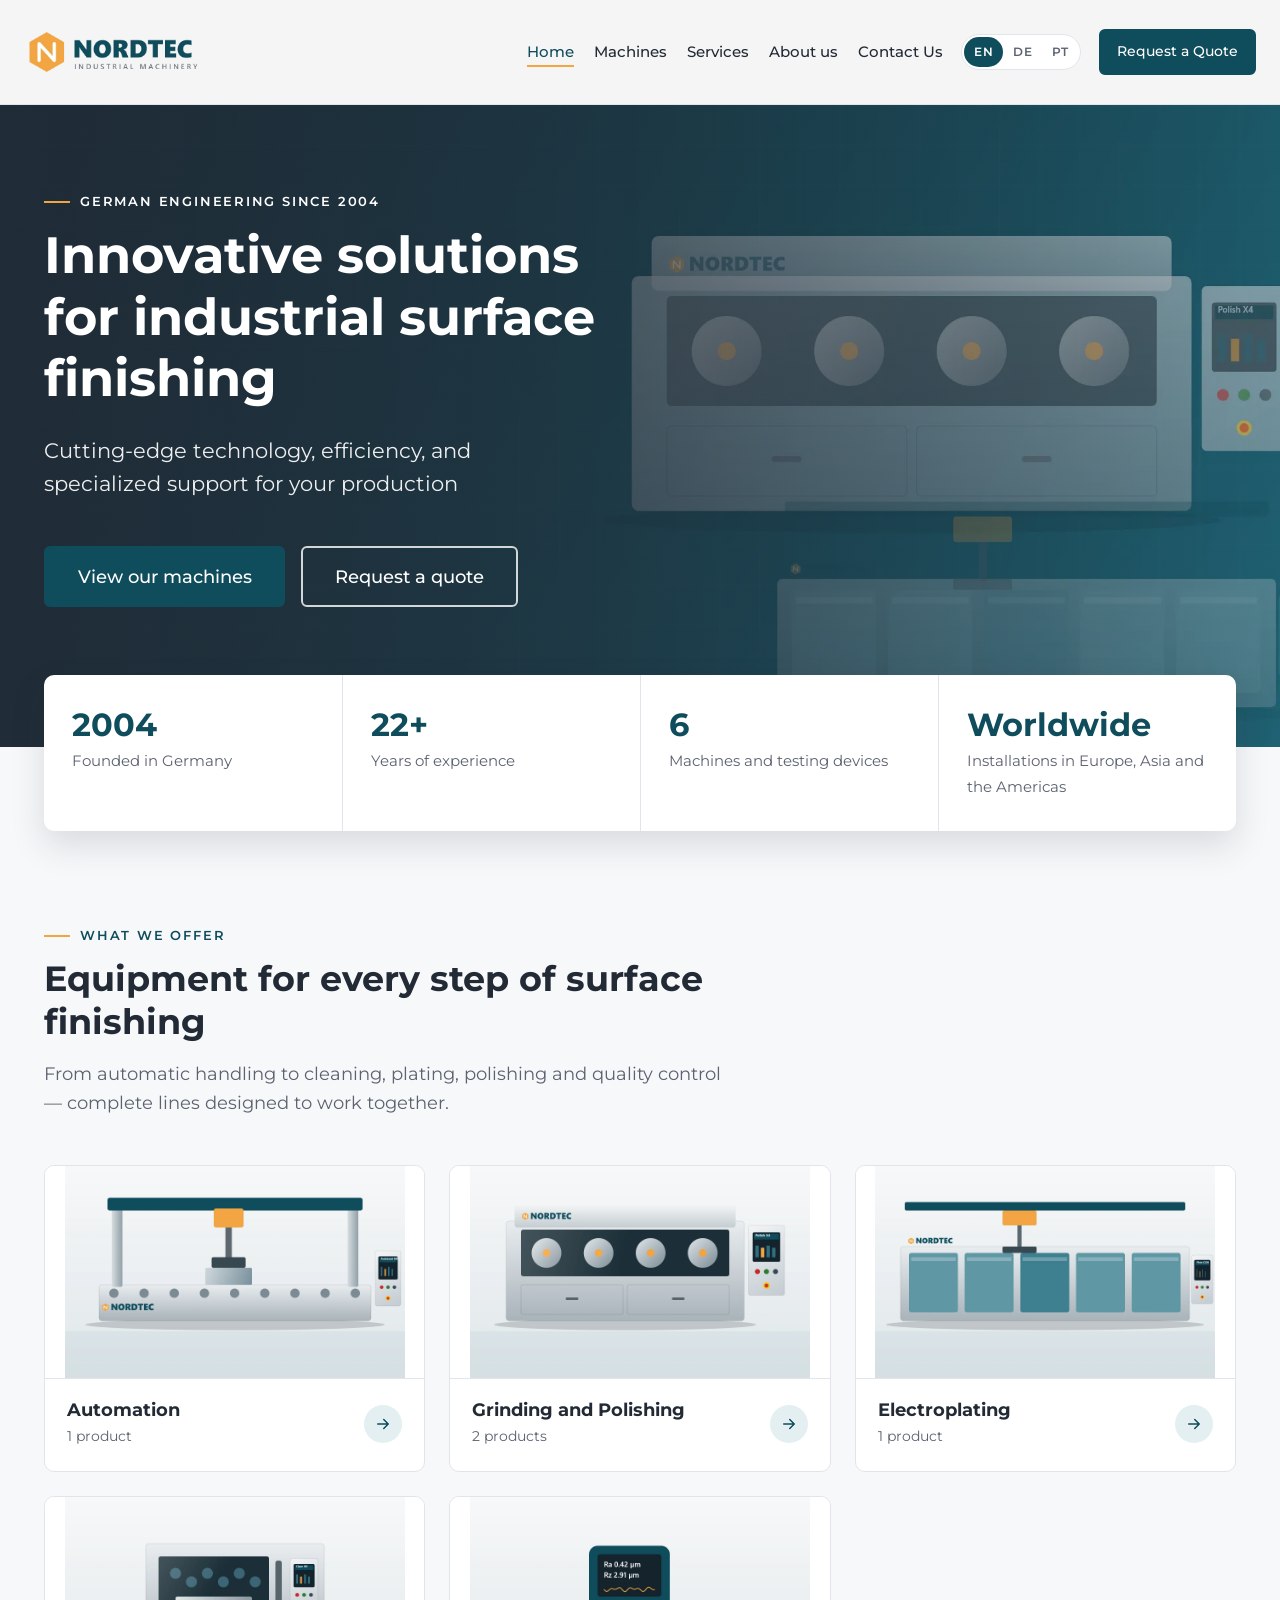
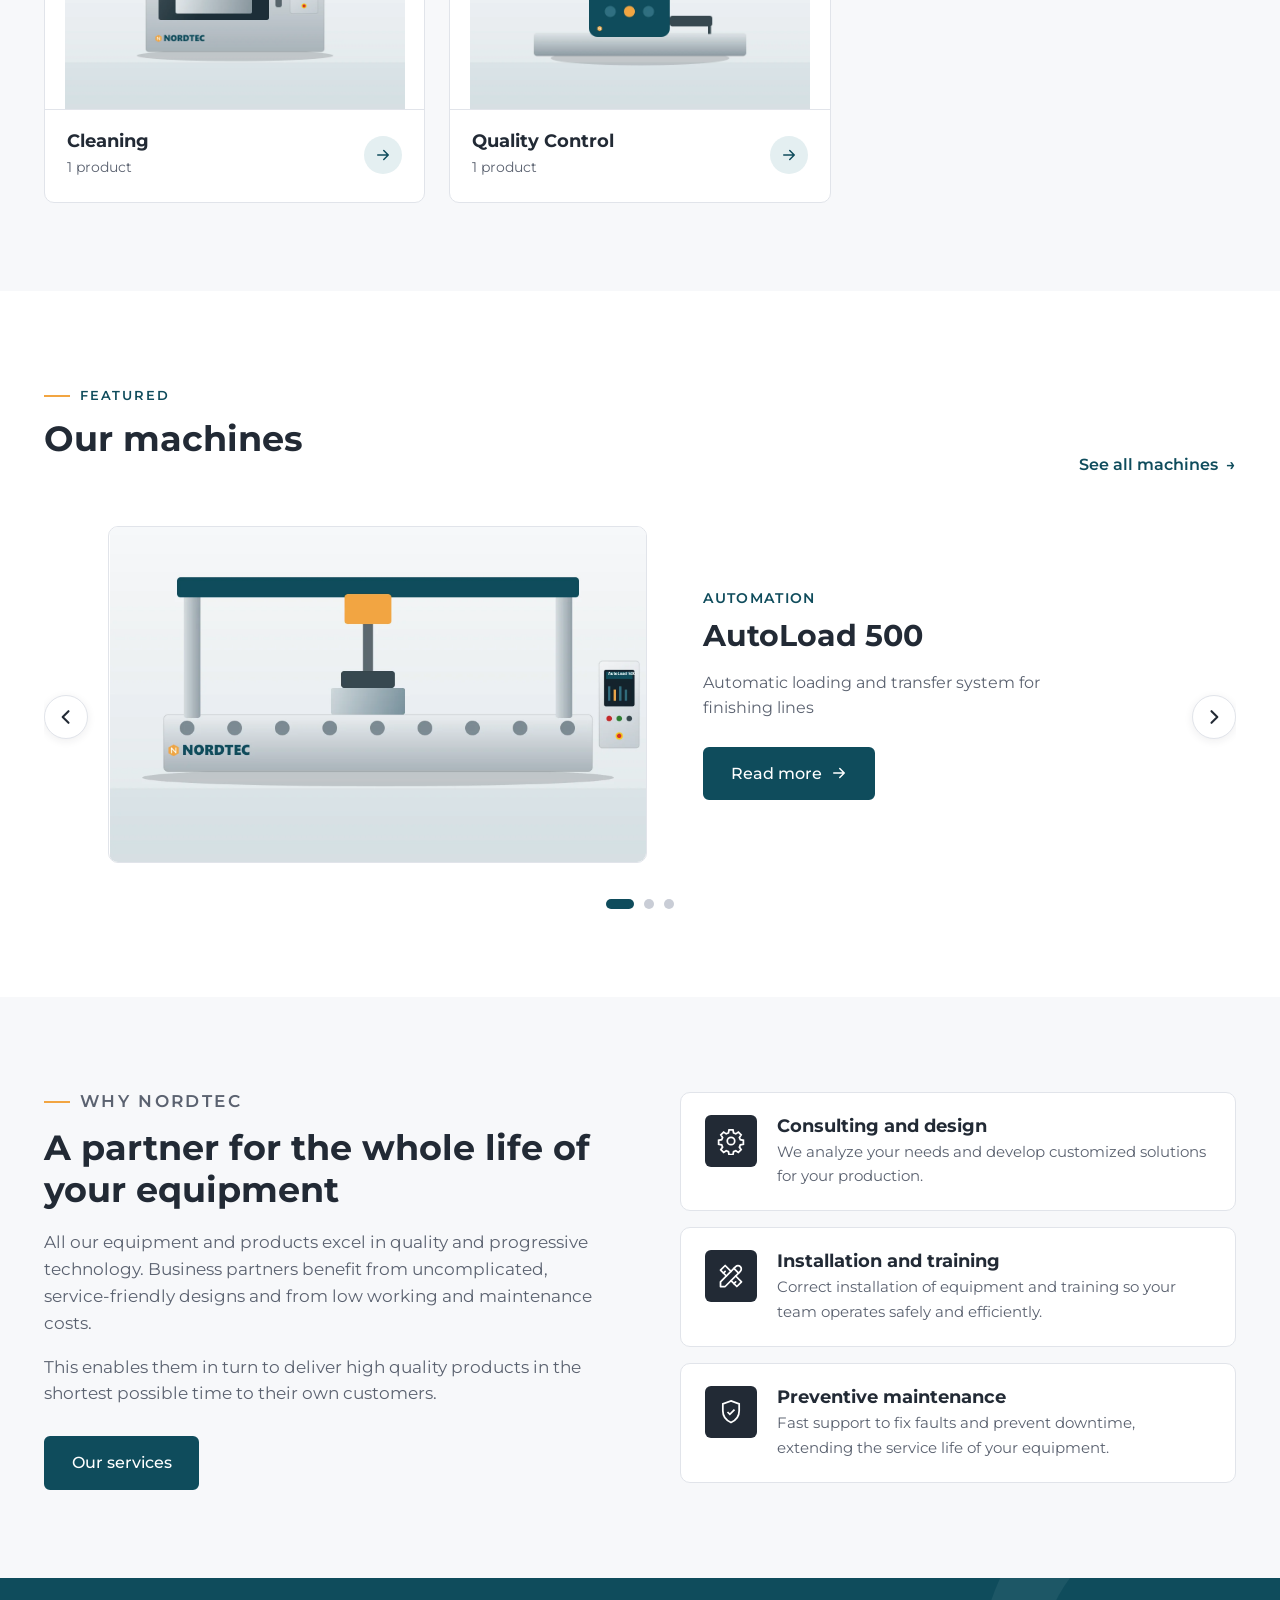
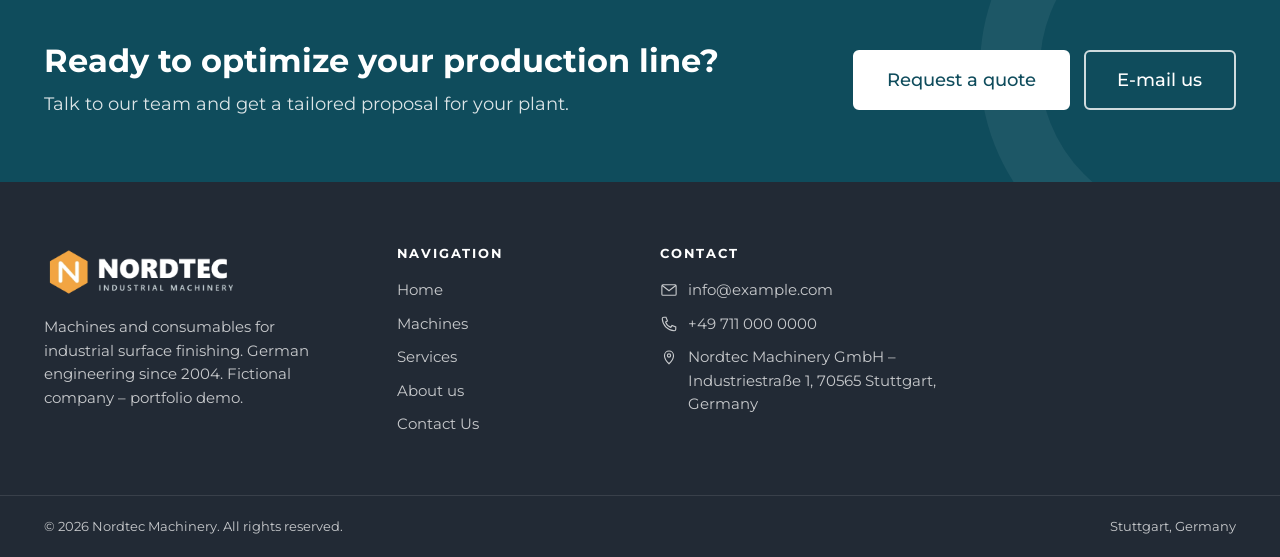
<file: index.html>
<!DOCTYPE html>
<html lang="en">
<head>
  <meta charset="UTF-8">
  <meta name="viewport" content="width=device-width, initial-scale=1">
  <title>Nordtec | Industrial surface finishing machines</title>
  <meta name="description" content="Nordtec Machinery designs machines for industrial surface finishing. Fictional company – portfolio demo.">
  <link rel="icon" href="img/favicon-32.png" sizes="32x32">
  <link rel="icon" href="img/favicon.png" sizes="192x192">
  <link rel="apple-touch-icon" href="img/favicon.png">
  <link rel="preconnect" href="https://fonts.googleapis.com">
  <link rel="preconnect" href="https://fonts.gstatic.com" crossorigin>
  <link href="https://fonts.googleapis.com/css2?family=Montserrat:wght@400;500;600;700&display=swap" rel="stylesheet">
  <link rel="stylesheet" href="css/style.css?v=2">
</head>
<body data-page="home" data-title-key="page.home">
  <div id="site-header"></div>

  <main>
    <section class="hero">
      <div class="container">
        <p class="eyebrow eyebrow--light" data-i18n="home.eyebrow">German engineering since 2004</p>
        <h1 data-i18n="home.title">Innovative solutions for industrial surface finishing</h1>
        <p class="hero__lead" data-i18n="home.lead">Cutting-edge technology, efficiency, and specialized support for your production</p>
        <div class="hero__actions">
          <a class="btn btn--lg" href="machines" data-i18n="home.viewMachines">View our machines</a>
          <a class="btn btn--lg btn--ghost" href="contact?subject=quote" data-i18n="home.quote">Request a quote</a>
        </div>
      </div>
    </section>

    <!-- Números da empresa (sobrepõe a parte de baixo do banner) -->
    <section class="stats" aria-label="Nordtec in numbers" data-i18n-attr="aria-label:stats.aria">
      <div class="container">
        <ul class="stats__grid">
          <li><strong>2004</strong><span data-i18n="stats.founded">Founded in Germany</span></li>
          <li><strong data-years>20+</strong><span data-i18n="stats.years">Years of experience</span></li>
          <li><strong data-machine-count>6</strong><span data-i18n="stats.machines">Machines and testing devices</span></li>
          <li><strong data-i18n="stats.worldwide">Worldwide</strong><span data-i18n="stats.worldwideText">Installations in Europe, Asia and the Americas</span></li>
        </ul>
      </div>
    </section>

    <section class="section">
      <div class="container">
        <div class="section-head">
          <p class="eyebrow" data-i18n="offer.eyebrow">What we offer</p>
          <h2 class="section-title" data-i18n="offer.title">Equipment for every step of surface finishing</h2>
          <p class="section-lead" data-i18n="offer.lead">From automatic handling to cleaning, plating, polishing and quality control — complete lines designed to work together.</p>
        </div>
        <div class="cat-grid" id="category-grid"></div>
      </div>
    </section>

    <section class="section section--white">
      <div class="container">
        <div class="section-head section-head--row">
          <div>
            <p class="eyebrow" data-i18n="featured.eyebrow">Featured</p>
            <h2 class="section-title" data-i18n="featured.title">Our machines</h2>
          </div>
          <a class="link-arrow" href="machines" data-i18n="featured.seeAll">See all machines</a>
        </div>
        <div class="carousel" id="carousel" aria-label="Featured machines" data-i18n-attr="aria-label:carousel.aria"></div>
      </div>
    </section>

    <section class="section">
      <div class="container split">
        <div>
          <p class="eyebrow" data-i18n="why.eyebrow">Why Nordtec</p>
          <h2 class="section-title" data-i18n="why.title">A partner for the whole life of your equipment</h2>
          <p data-i18n="why.p1">All our equipment and products excel in quality and progressive technology. Business partners benefit from uncomplicated, service-friendly designs and from low working and maintenance costs.</p>
          <p data-i18n="why.p2">This enables them in turn to deliver high quality products in the shortest possible time to their own customers.</p>
          <a class="btn" href="services" data-i18n="why.services">Our services</a>
        </div>
        <ul class="feature-list">
          <li>
            <span class="feature-list__icon"><svg viewBox="0 0 24 24" fill="none" stroke="currentColor" stroke-width="1.5"><circle cx="12" cy="12" r="3.2"/><path d="M10.3 2.5h3.4l.5 2.6 1.9.8 2.2-1.5 2.4 2.4-1.5 2.2.8 1.9 2.6.5v3.4l-2.6.5-.8 1.9 1.5 2.2-2.4 2.4-2.2-1.5-1.9.8-.5 2.6h-3.4l-.5-2.6-1.9-.8-2.2 1.5-2.4-2.4 1.5-2.2-.8-1.9-2.6-.5v-3.4l2.6-.5.8-1.9-1.5-2.2 2.4-2.4 2.2 1.5 1.9-.8Z"/></svg></span>
            <div><h3 data-i18n="svc.consulting.title">Consulting and design</h3><p data-i18n="svc.consulting.text">We analyze your needs and develop customized solutions for your production.</p></div>
          </li>
          <li>
            <span class="feature-list__icon"><svg viewBox="0 0 24 24" fill="none" stroke="currentColor" stroke-width="1.5" stroke-linecap="round" stroke-linejoin="round"><path d="M3 21h4L20 8a1.5 1.5 0 0 0-4-4L3 17v4"/><path d="m14.5 5.5 4 4"/><path d="M12 8 7 3 3 7l5 5"/><path d="M7 8 5.5 9.5"/><path d="m16 12 5 5-4 4-5-5"/><path d="M16 17l-1.5 1.5"/></svg></span>
            <div><h3 data-i18n="svc.install.title">Installation and training</h3><p data-i18n="svc.install.short">Correct installation of equipment and training so your team operates safely and efficiently.</p></div>
          </li>
          <li>
            <span class="feature-list__icon"><svg viewBox="0 0 24 24" fill="none" stroke="currentColor" stroke-width="1.5"><path d="M12 2.5 19 5v6c0 4.5-3 8.3-7 10-4-1.7-7-5.5-7-10V5Z"/><path d="m9 12 2 2 4-4"/></svg></span>
            <div><h3 data-i18n="svc.maint.shortTitle">Preventive maintenance</h3><p data-i18n="svc.maint.short">Fast support to fix faults and prevent downtime, extending the service life of your equipment.</p></div>
          </li>
        </ul>
      </div>
    </section>

    <div id="cta-band"></div>
  </main>

  <div id="site-footer"></div>
  <script src="js/i18n.js?v=2"></script>
  <script src="js/main.js?v=2"></script>
</body>
</html>
</file>
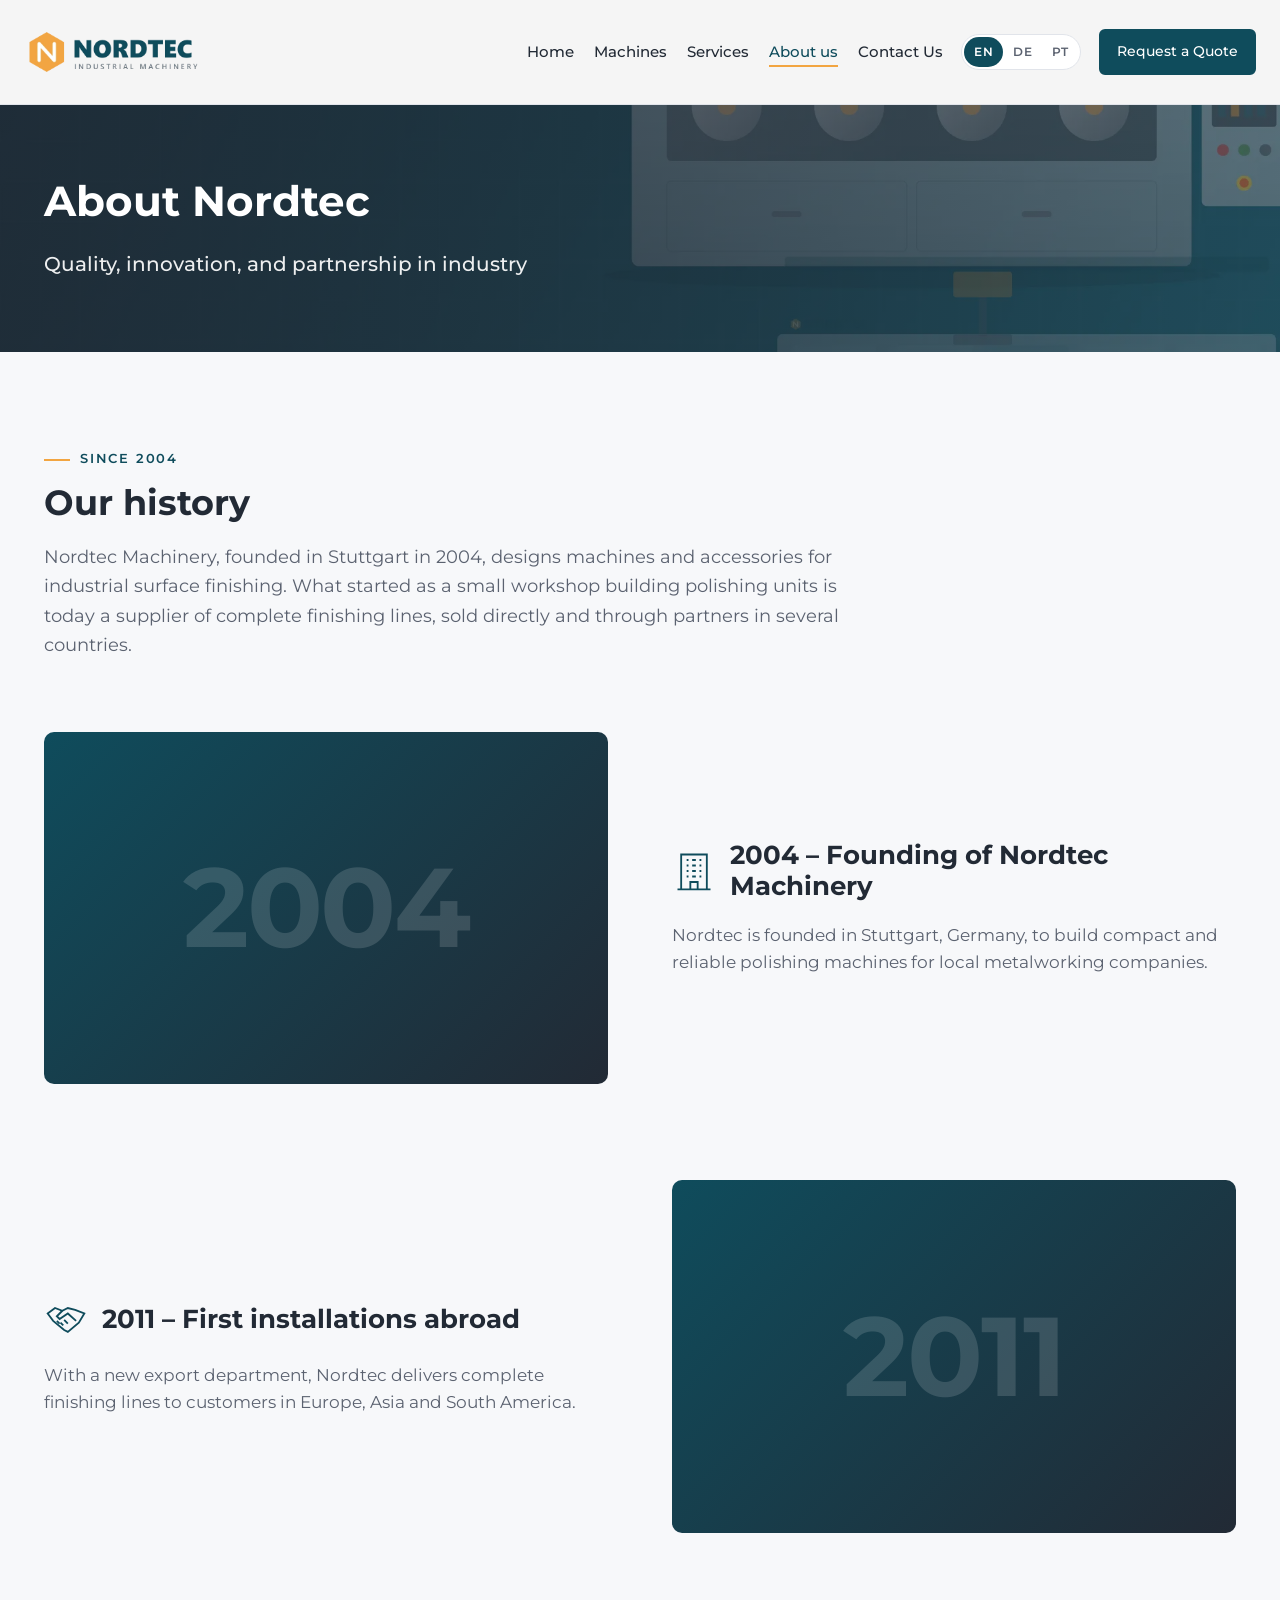
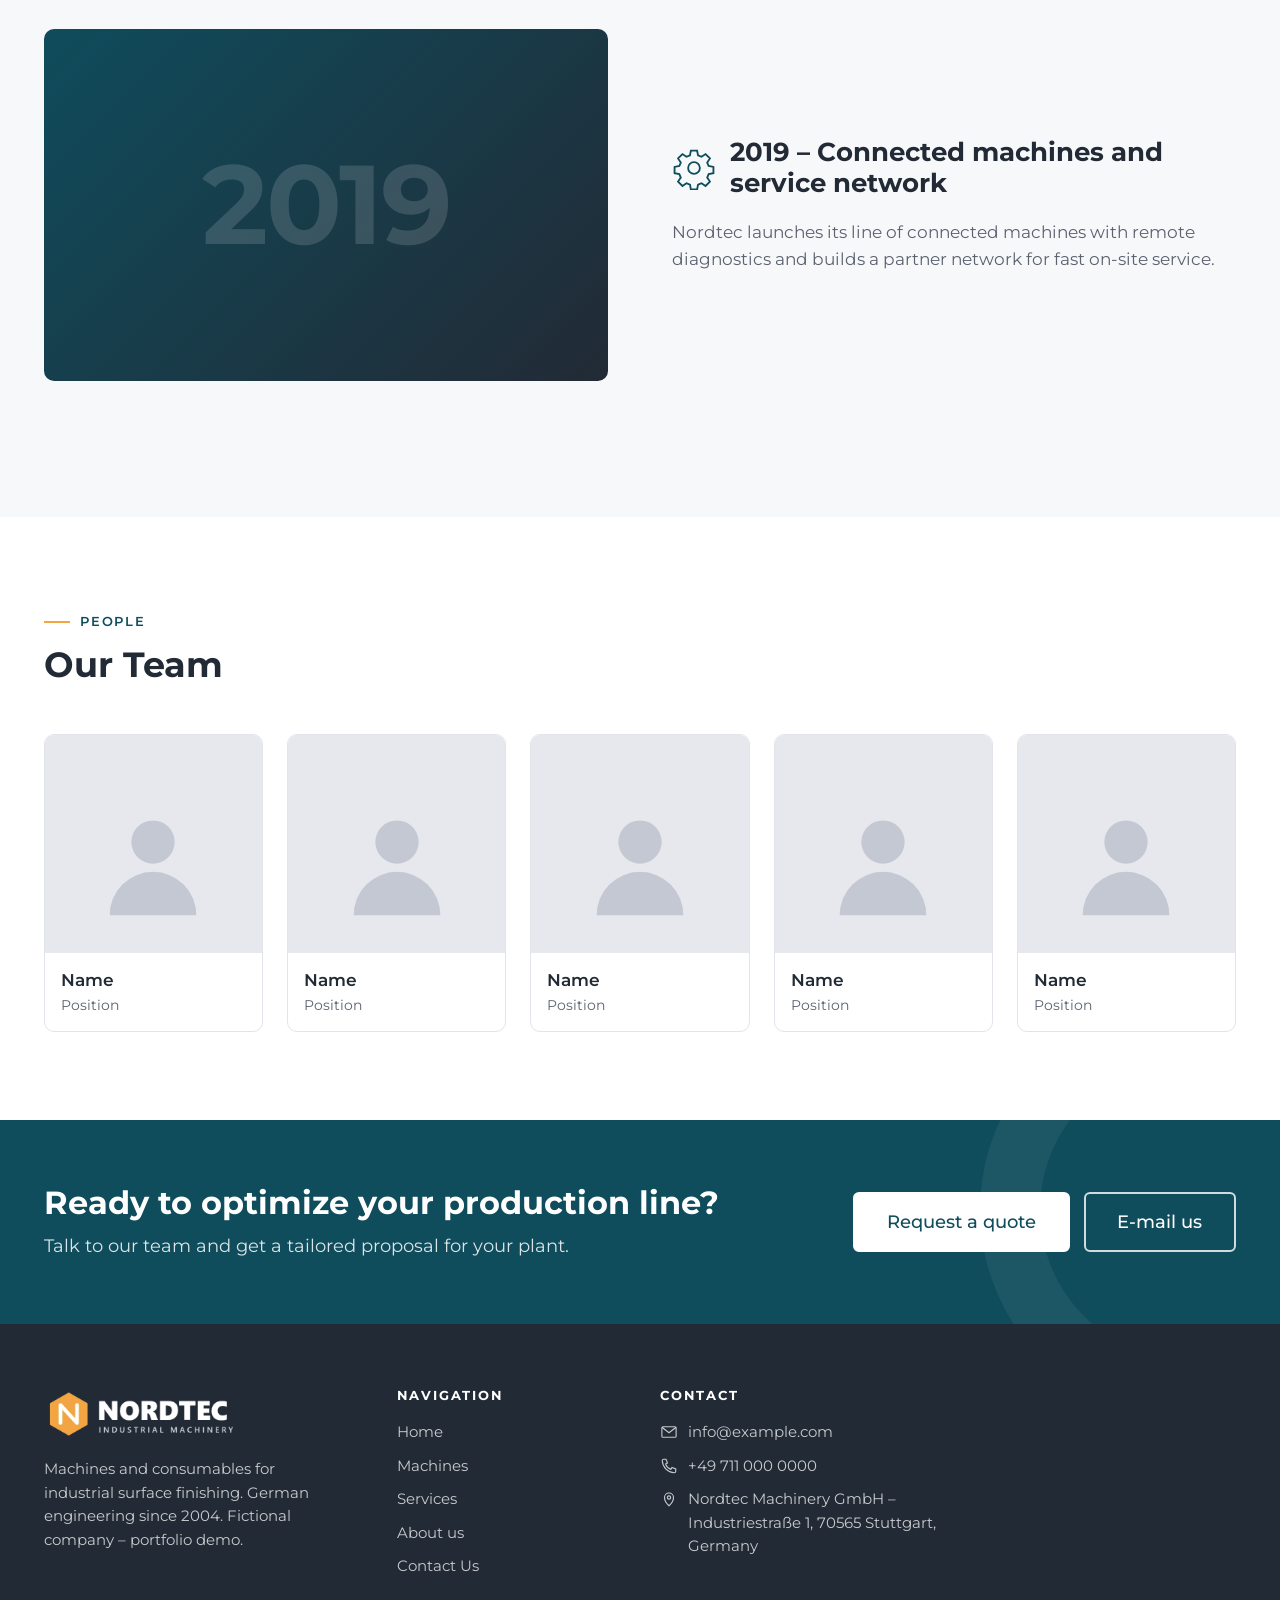
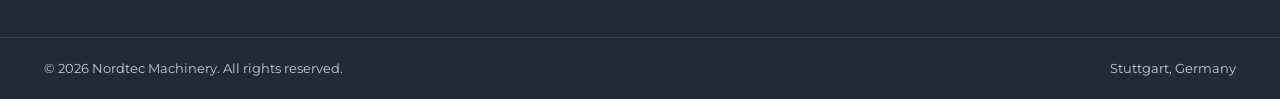
<file: about.html>
<!DOCTYPE html>
<html lang="en">
<head>
  <meta charset="UTF-8">
  <meta name="viewport" content="width=device-width, initial-scale=1">
  <title>About us | Nordtec</title>
  <meta name="description" content="Nordtec Machinery, founded in Stuttgart in 2004: quality, innovation and partnership in industry.">
  <link rel="icon" href="img/favicon-32.png" sizes="32x32">
  <link rel="icon" href="img/favicon.png" sizes="192x192">
  <link rel="apple-touch-icon" href="img/favicon.png">
  <link rel="preconnect" href="https://fonts.googleapis.com">
  <link rel="preconnect" href="https://fonts.gstatic.com" crossorigin>
  <link href="https://fonts.googleapis.com/css2?family=Montserrat:wght@400;500;600;700&display=swap" rel="stylesheet">
  <link rel="stylesheet" href="css/style.css?v=2">
</head>
<body data-page="about" data-title-key="page.about">
  <div id="site-header"></div>

  <main>
    <section class="page-hero">
      <div class="container">
        <h1 data-i18n="about.title">About Nordtec</h1>
        <p data-i18n="about.lead">Quality, innovation, and partnership in industry</p>
      </div>
    </section>

    <section class="section">
      <div class="container">
        <div class="history-intro">
          <p class="eyebrow" data-i18n="about.eyebrow">Since 2004</p>
          <h2 class="section-title" data-i18n="about.history">Our history</h2>
          <p data-i18n="about.intro">Nordtec Machinery, founded in Stuttgart in 2004, designs machines and accessories for industrial surface finishing. What started as a small workshop building polishing units is today a supplier of complete finishing lines, sold directly and through partners in several countries.</p>
        </div>

        <div class="timeline">
          <article class="timeline-item">
            <div class="timeline-item__media" data-year="2004"><!-- para usar foto: <img src="img/..." alt="..."> --></div>
            <div>
              <h3><svg viewBox="0 0 24 24" fill="none" stroke="currentColor" stroke-width="1"><path d="M5 22V3h14v19M3 22h18M10 22v-4h4v4"/><path d="M8 6h1M11 6h2M15 6h1M8 9h1M11 9h2M15 9h1M8 12h1M11 12h2M15 12h1M8 15h1M11 15h2M15 15h1"/></svg><span data-i18n="about.t1.title">2004 – Founding of Nordtec Machinery</span></h3>
              <p data-i18n="about.t1.text">Nordtec is founded in Stuttgart, Germany, to build compact and reliable polishing machines for local metalworking companies.</p>
            </div>
          </article>
          <article class="timeline-item">
            <div class="timeline-item__media" data-year="2011"><!-- para usar foto: <img src="img/..." alt="..."> --></div>
            <div>
              <h3><svg viewBox="0 0 24 24" fill="none" stroke="currentColor" stroke-width="1"><path d="m2 9 4-3 4 1.5L13 6l4 1 5 2-3 5-6 5-2-1-6-5Z"/><path d="m10 7.5-3 3 1.5 1.5L13 9l4.5 4M9 14l1.5 1.5M11 12.5l2 2M7 13l1.5 1.5"/></svg><span data-i18n="about.t2.title">2011 – First installations abroad</span></h3>
              <p data-i18n="about.t2.text">With a new export department, Nordtec delivers complete finishing lines to customers in Europe, Asia and South America.</p>
            </div>
          </article>
          <article class="timeline-item">
            <div class="timeline-item__media" data-year="2019"><!-- para usar foto: <img src="img/..." alt="..."> --></div>
            <div>
              <h3><svg viewBox="0 0 24 24" fill="none" stroke="currentColor" stroke-width="1"><circle cx="12" cy="12" r="3.2"/><path d="M10.3 2.5h3.4l.5 2.6 1.9.8 2.2-1.5 2.4 2.4-1.5 2.2.8 1.9 2.6.5v3.4l-2.6.5-.8 1.9 1.5 2.2-2.4 2.4-2.2-1.5-1.9.8-.5 2.6h-3.4l-.5-2.6-1.9-.8-2.2 1.5-2.4-2.4 1.5-2.2-.8-1.9-2.6-.5v-3.4l2.6-.5.8-1.9-1.5-2.2 2.4-2.4 2.2 1.5 1.9-.8Z"/></svg><span data-i18n="about.t3.title">2019 – Connected machines and service network</span></h3>
              <p data-i18n="about.t3.text">Nordtec launches its line of connected machines with remote diagnostics and builds a partner network for fast on-site service.</p>
            </div>
          </article>
        </div>
      </div>
    </section>

    <section class="section section--white team">
      <div class="container">
        <div class="section-head"><p class="eyebrow" data-i18n="about.people">People</p><h2 class="section-title" data-i18n="about.team">Our Team</h2></div>
        <!-- Cada card: trocar o <div class="team-card__photo"> por <img class="team-card__photo" src="..." alt="..."> -->
        <div class="team-grid">
          <article class="team-card">
            <div class="team-card__photo"></div>
            <div class="team-card__info">
              <div><div class="team-card__name" data-i18n="about.name">Name</div><div class="team-card__role" data-i18n="about.position">Position</div></div>
            </div>
          </article>
          <article class="team-card">
            <div class="team-card__photo"></div>
            <div class="team-card__info">
              <div><div class="team-card__name" data-i18n="about.name">Name</div><div class="team-card__role" data-i18n="about.position">Position</div></div>
            </div>
          </article>
          <article class="team-card">
            <div class="team-card__photo"></div>
            <div class="team-card__info">
              <div><div class="team-card__name" data-i18n="about.name">Name</div><div class="team-card__role" data-i18n="about.position">Position</div></div>
            </div>
          </article>
          <article class="team-card">
            <div class="team-card__photo"></div>
            <div class="team-card__info">
              <div><div class="team-card__name" data-i18n="about.name">Name</div><div class="team-card__role" data-i18n="about.position">Position</div></div>
            </div>
          </article>
          <article class="team-card">
            <div class="team-card__photo"></div>
            <div class="team-card__info">
              <div><div class="team-card__name" data-i18n="about.name">Name</div><div class="team-card__role" data-i18n="about.position">Position</div></div>
            </div>
          </article>
        </div>
      </div>
    </section>
    <div id="cta-band"></div>
  </main>

  <div id="site-footer"></div>
  <script src="js/i18n.js?v=2"></script>
  <script src="js/main.js?v=2"></script>
</body>
</html>
</file>
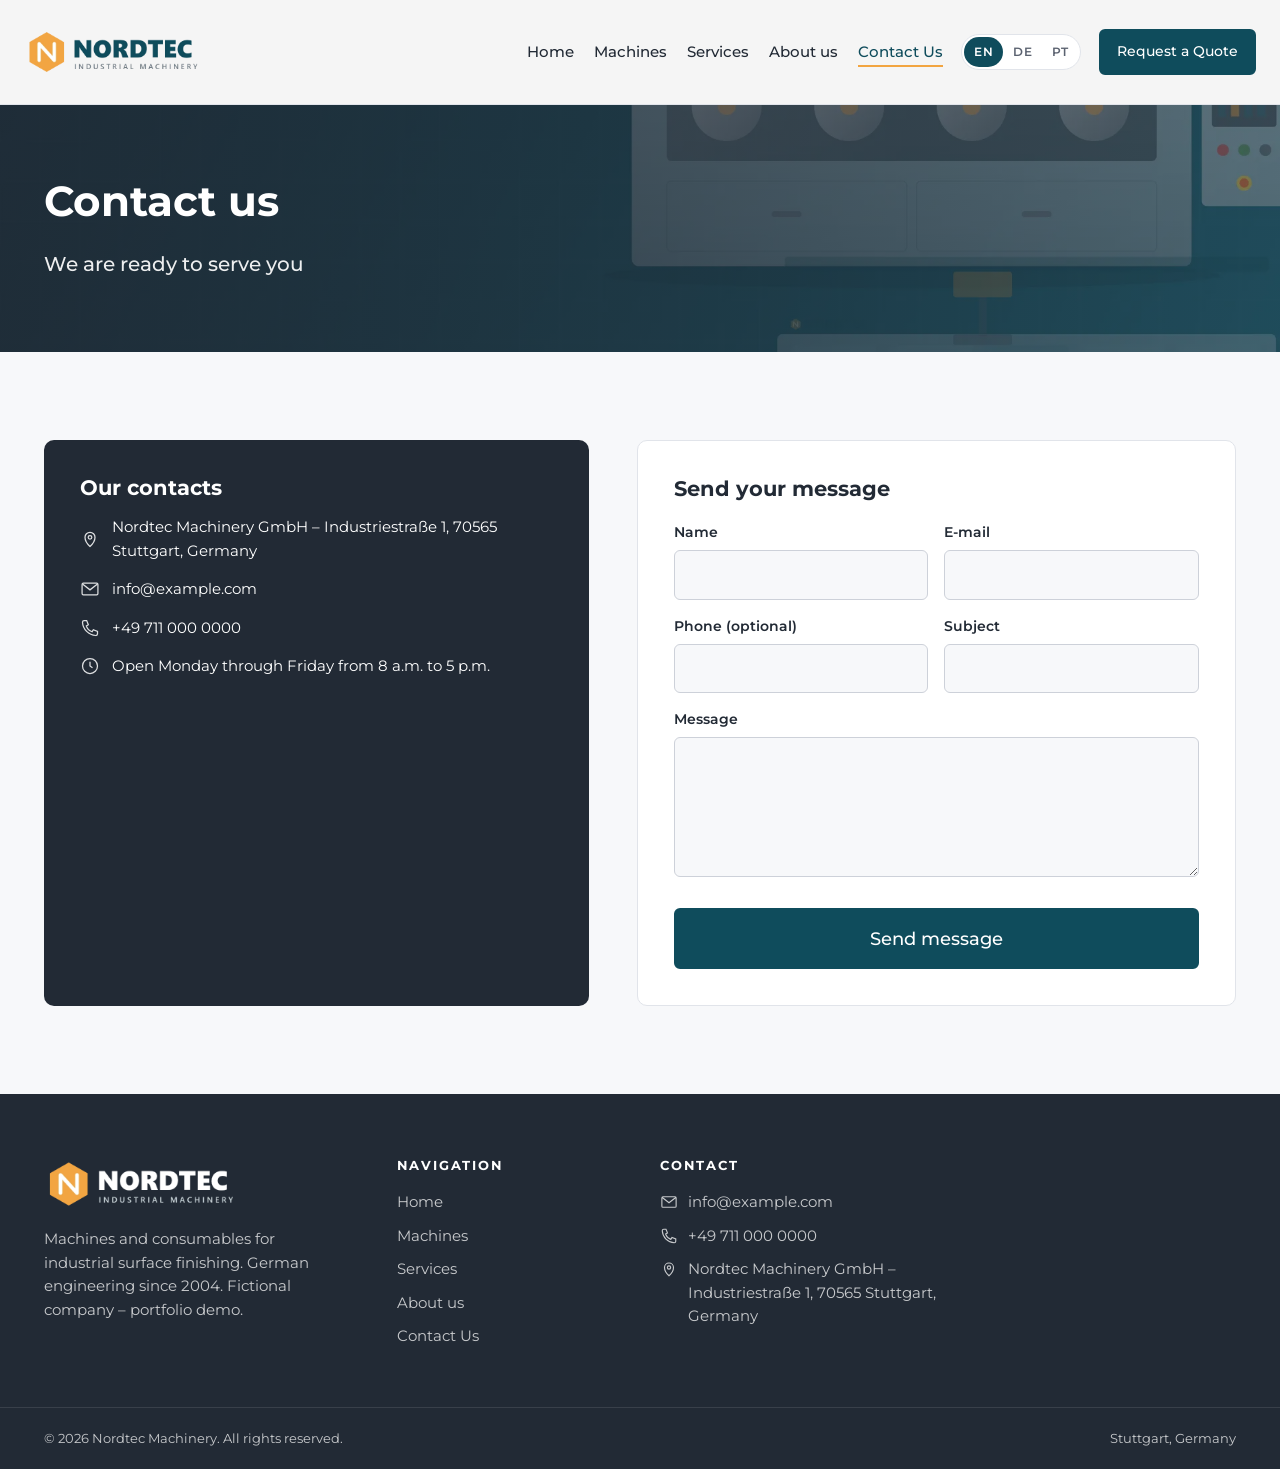
<file: contact.html>
<!DOCTYPE html>
<html lang="en">
<head>
  <meta charset="UTF-8">
  <meta name="viewport" content="width=device-width, initial-scale=1">
  <title>Contact us | Nordtec</title>
  <meta name="description" content="Contact Nordtec Machinery in Stuttgart, Germany.">
  <link rel="icon" href="img/favicon-32.png" sizes="32x32">
  <link rel="icon" href="img/favicon.png" sizes="192x192">
  <link rel="apple-touch-icon" href="img/favicon.png">
  <link rel="preconnect" href="https://fonts.googleapis.com">
  <link rel="preconnect" href="https://fonts.gstatic.com" crossorigin>
  <link href="https://fonts.googleapis.com/css2?family=Montserrat:wght@400;500;600;700&display=swap" rel="stylesheet">
  <link rel="stylesheet" href="css/style.css?v=2">
</head>
<body data-page="contact" data-title-key="page.contact">
  <div id="site-header"></div>

  <main>
    <section class="page-hero">
      <div class="container">
        <h1 data-i18n="contact.title">Contact us</h1>
        <p data-i18n="contact.lead">We are ready to serve you</p>
      </div>
    </section>

    <section class="section">
      <div class="container contact-grid">
        <div class="contact-box">
          <h2 data-i18n="contact.ours">Our contacts</h2>
          <ul class="contact-list" id="contact-list"></ul>
          <iframe title="Nordtec location map" data-i18n-attr="title:contact.map" loading="lazy" referrerpolicy="no-referrer-when-downgrade"
            src="https://maps.google.com/maps?q=Stuttgart%2C%20Germany&z=15&output=embed"></iframe>
        </div>

        <form class="contact-form" id="contact-form">
          <h2 data-i18n="contact.send">Send your message</h2>
          <div class="field-row">
            <div class="field"><label for="f-name" data-i18n="form.name">Name</label><input id="f-name" name="name" type="text" required autocomplete="name"></div>
            <div class="field"><label for="f-email" data-i18n="form.email">E-mail</label><input id="f-email" name="email" type="email" required autocomplete="email"></div>
          </div>
          <div class="field-row">
            <div class="field"><label for="f-phone" data-i18n="form.phone">Phone (optional)</label><input id="f-phone" name="phone" type="tel" autocomplete="tel" inputmode="tel" maxlength="40"></div>
            <div class="field"><label for="f-subject" data-i18n="form.subject">Subject</label><input id="f-subject" name="subject" type="text" required></div>
          </div>
          <div class="field"><label for="f-message" data-i18n="form.message">Message</label><textarea id="f-message" name="message" required maxlength="5000"></textarea></div>
          <!-- Anti-spam: campo invisível (robôs preenchem) e horário em que a página abriu -->
          <div class="hp-field" aria-hidden="true"><label>Website <input name="website" type="text" tabindex="-1" autocomplete="off"></label></div>
          <input type="hidden" name="ts" value="">
          <!-- CAPTCHA: aparece aqui quando configurado no painel -->
          <div class="captcha" id="captcha"></div>
          <button class="btn btn--lg" type="submit" data-i18n="form.submit">Send message</button>
          <p class="form-status" role="status"></p>
        </form>
      </div>
    </section>
  </main>

  <div id="site-footer"></div>
  <script src="js/i18n.js?v=2"></script>
  <script src="js/main.js?v=2"></script>
</body>
</html>
</file>
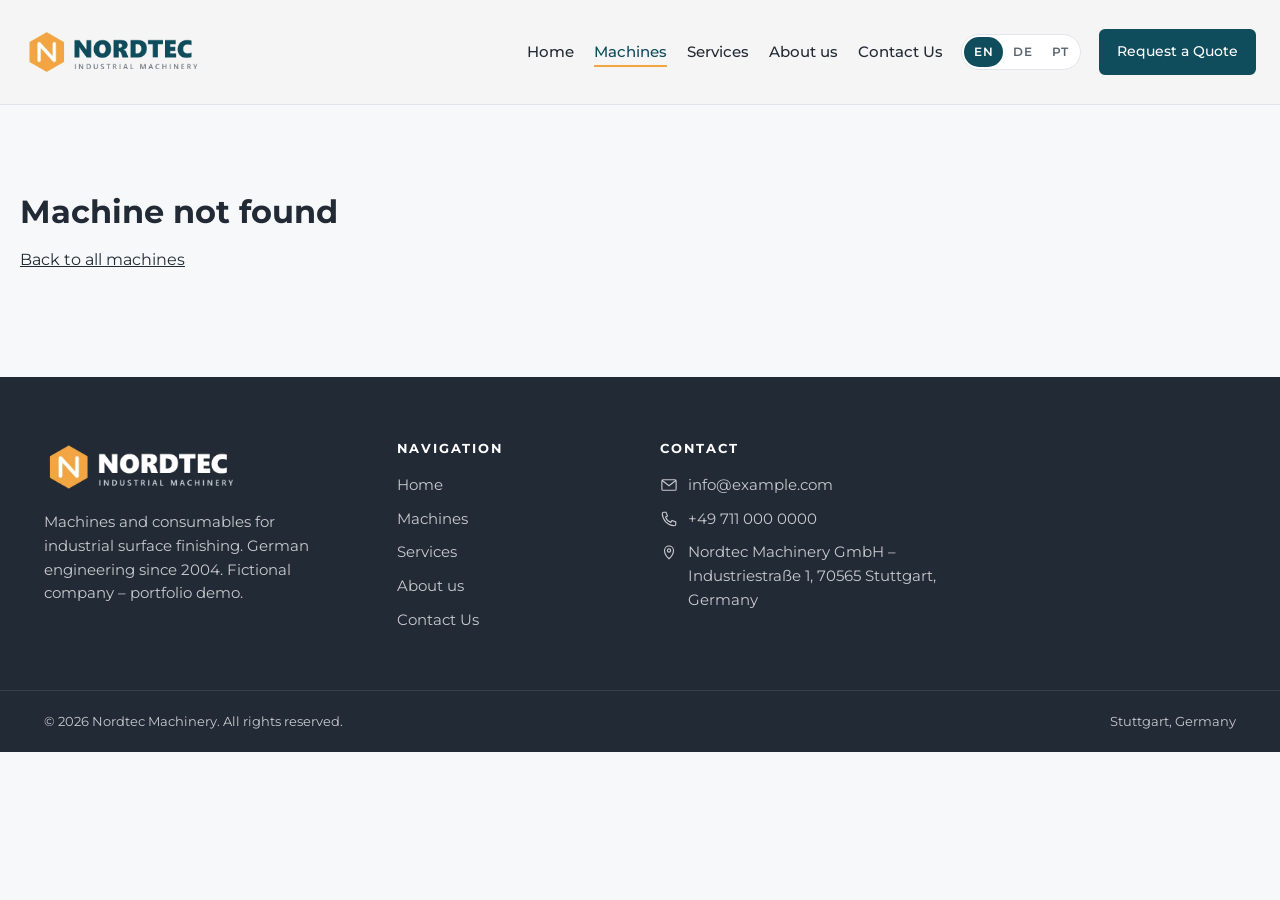
<file: machine.html>
<!DOCTYPE html>
<html lang="en">
<head>
  <meta charset="UTF-8">
  <meta name="viewport" content="width=device-width, initial-scale=1">
  <title>Machine | Nordtec</title>
  <meta name="description" content="Nordtec machine details.">
  <link rel="icon" href="img/favicon-32.png" sizes="32x32">
  <link rel="icon" href="img/favicon.png" sizes="192x192">
  <link rel="apple-touch-icon" href="img/favicon.png">
  <link rel="preconnect" href="https://fonts.googleapis.com">
  <link rel="preconnect" href="https://fonts.gstatic.com" crossorigin>
  <link href="https://fonts.googleapis.com/css2?family=Montserrat:wght@400;500;600;700&display=swap" rel="stylesheet">
  <link rel="stylesheet" href="css/style.css?v=2">
</head>
<body data-page="machines">
  <div id="site-header"></div>

  <!-- O conteúdo é montado pelo js/main.js a partir de data/site.json (?id=...) -->
  <main id="machine-detail"></main>

  <div id="site-footer"></div>
  <script src="js/i18n.js?v=2"></script>
  <script src="js/main.js?v=2"></script>
</body>
</html>
</file>
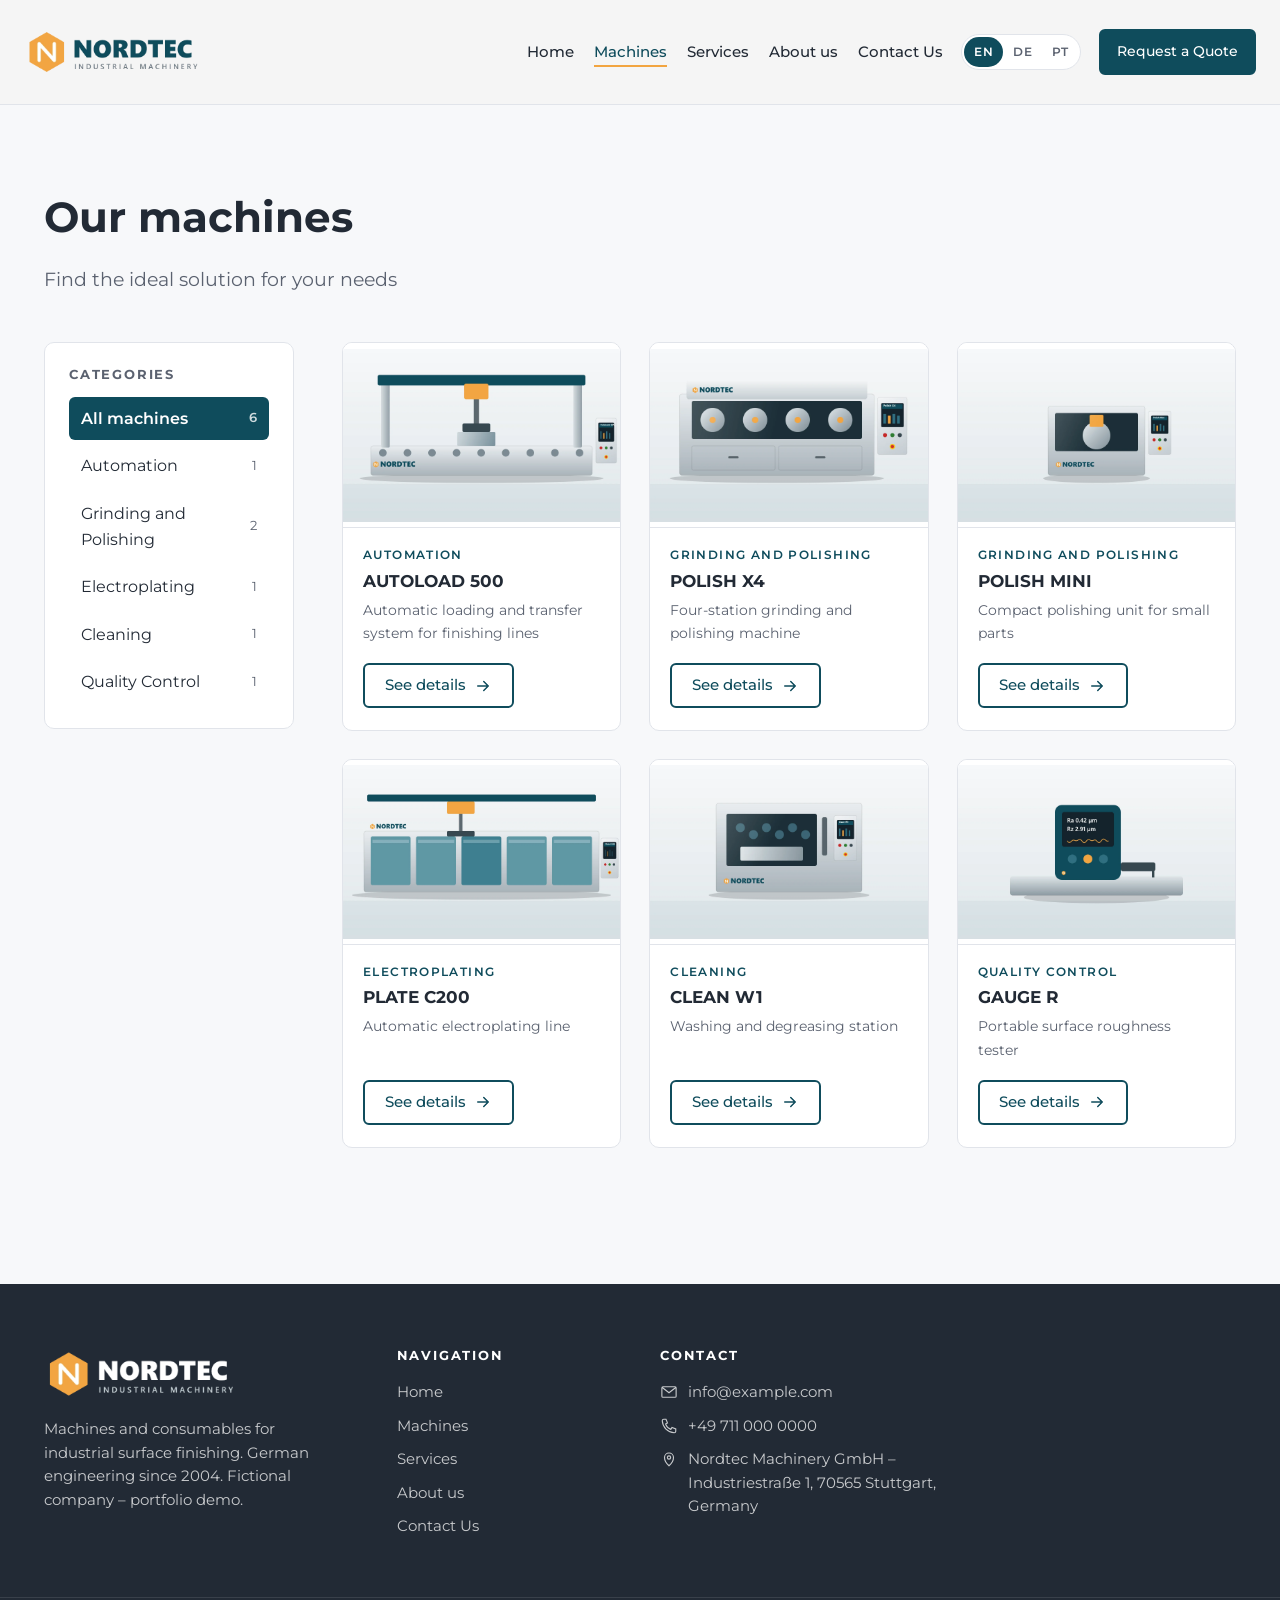
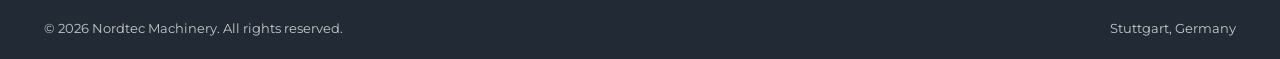
<file: machines.html>
<!DOCTYPE html>
<html lang="en">
<head>
  <meta charset="UTF-8">
  <meta name="viewport" content="width=device-width, initial-scale=1">
  <title>Machines | Nordtec</title>
  <meta name="description" content="Find the ideal Nordtec machine for your surface finishing line.">
  <link rel="icon" href="img/favicon-32.png" sizes="32x32">
  <link rel="icon" href="img/favicon.png" sizes="192x192">
  <link rel="apple-touch-icon" href="img/favicon.png">
  <link rel="preconnect" href="https://fonts.googleapis.com">
  <link rel="preconnect" href="https://fonts.gstatic.com" crossorigin>
  <link href="https://fonts.googleapis.com/css2?family=Montserrat:wght@400;500;600;700&display=swap" rel="stylesheet">
  <link rel="stylesheet" href="css/style.css?v=2">
</head>
<body data-page="machines" data-title-key="page.machines">
  <div id="site-header"></div>

  <main class="section">
    <div class="container">
      <div class="machines-head">
        <h1 data-i18n="machines.title">Our machines</h1>
        <p data-i18n="machines.lead">Find the ideal solution for your needs</p>
      </div>
      <div class="machines-layout">
        <aside class="categories">
          <h2 data-i18n="machines.categories">Categories</h2>
          <ul id="category-list"></ul>
        </aside>
        <div>
          <div class="machine-grid" id="machine-grid"></div>
          <nav class="pagination" id="pagination" aria-label="Pages" data-i18n-attr="aria-label:machines.pages"></nav>
        </div>
      </div>
    </div>
  </main>

  <div id="site-footer"></div>
  <script src="js/i18n.js?v=2"></script>
  <script src="js/main.js?v=2"></script>
</body>
</html>
</file>
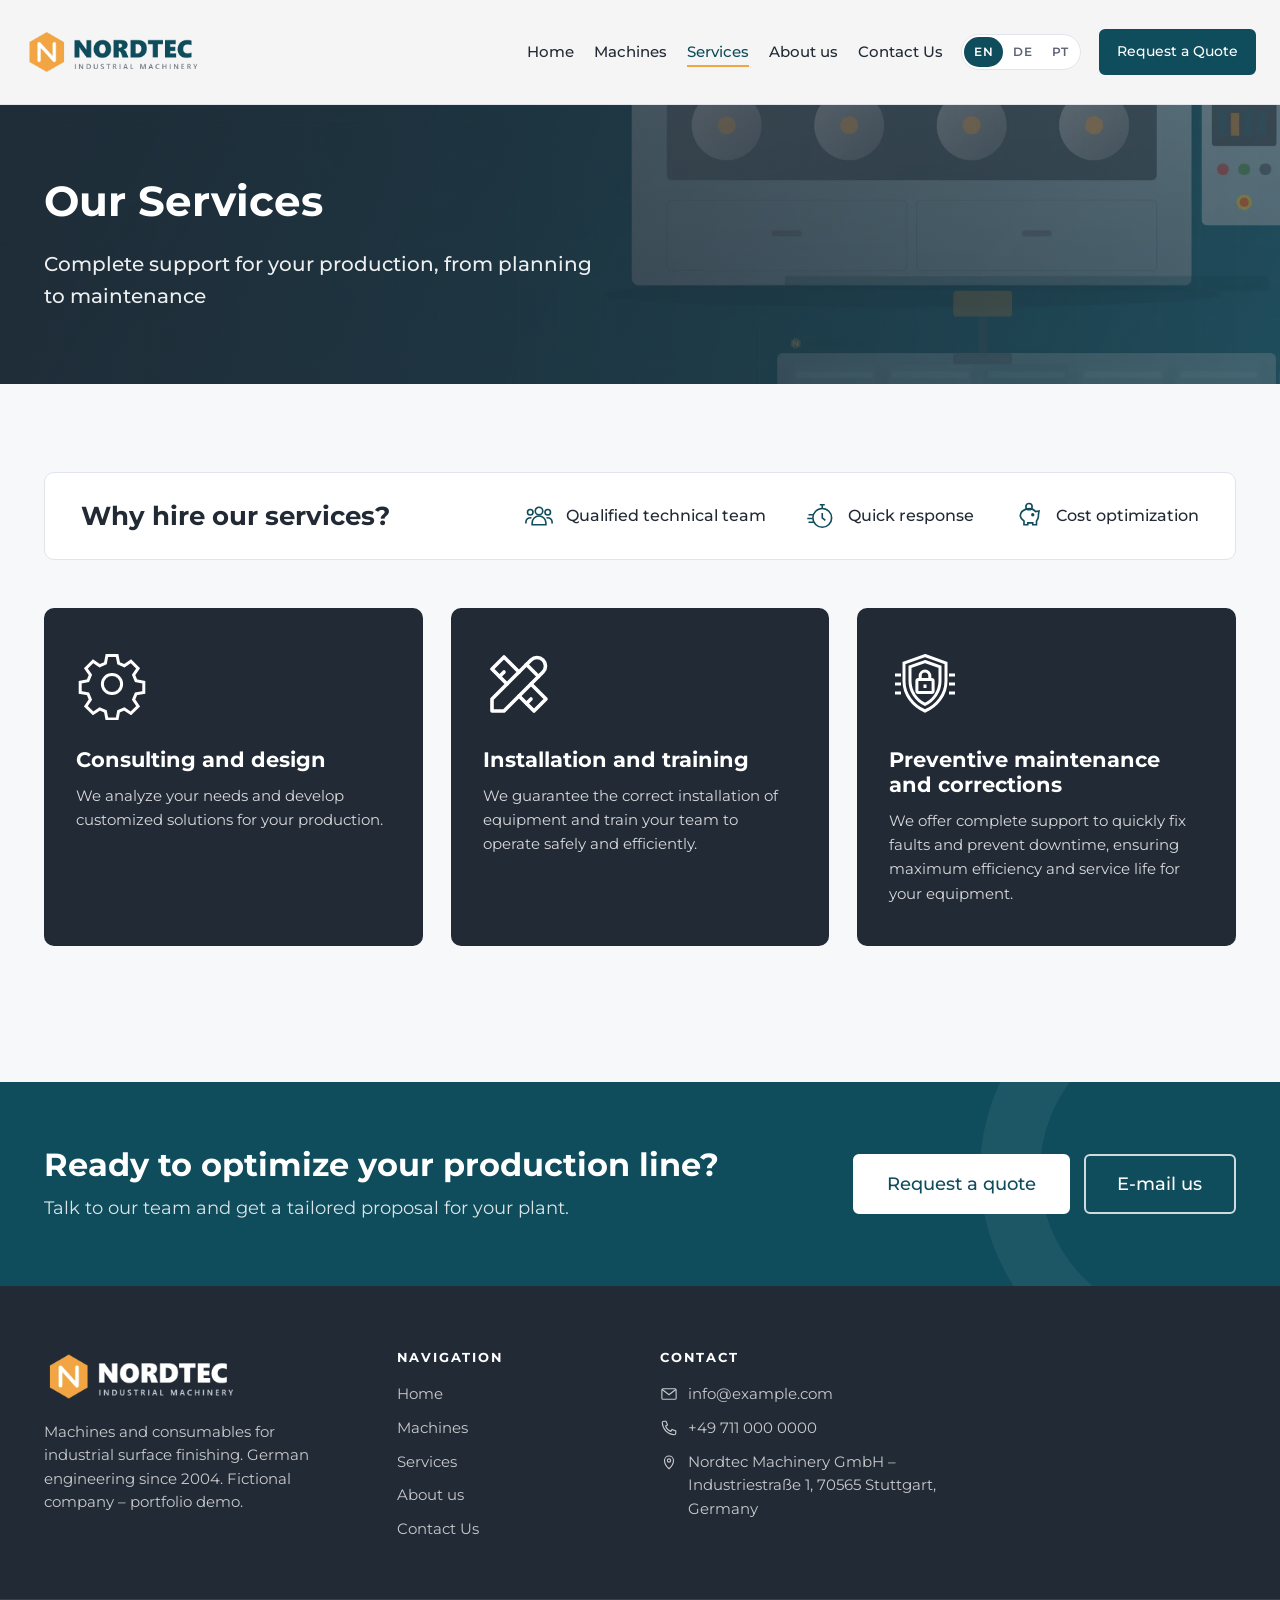
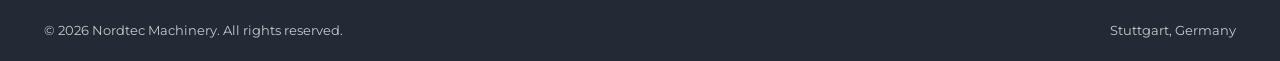
<file: services.html>
<!DOCTYPE html>
<html lang="en">
<head>
  <meta charset="UTF-8">
  <meta name="viewport" content="width=device-width, initial-scale=1">
  <title>Services | Nordtec</title>
  <meta name="description" content="Complete support for your production, from planning to maintenance.">
  <link rel="icon" href="img/favicon-32.png" sizes="32x32">
  <link rel="icon" href="img/favicon.png" sizes="192x192">
  <link rel="apple-touch-icon" href="img/favicon.png">
  <link rel="preconnect" href="https://fonts.googleapis.com">
  <link rel="preconnect" href="https://fonts.gstatic.com" crossorigin>
  <link href="https://fonts.googleapis.com/css2?family=Montserrat:wght@400;500;600;700&display=swap" rel="stylesheet">
  <link rel="stylesheet" href="css/style.css?v=2">
</head>
<body data-page="services" data-title-key="page.services">
  <div id="site-header"></div>

  <main>
    <section class="page-hero">
      <div class="container">
        <h1 data-i18n="services.title">Our Services</h1>
        <p data-i18n="services.lead">Complete support for your production, from planning to maintenance</p>
      </div>
    </section>

    <section class="section">
      <div class="container">
        <div class="why">
          <h2 data-i18n="services.why">Why hire our services?</h2>
          <ul>
            <li><svg viewBox="0 0 24 24" fill="none" stroke="currentColor" stroke-width="1.3"><circle cx="12" cy="8" r="3"/><circle cx="5" cy="9" r="2.2"/><circle cx="19" cy="9" r="2.2"/><path d="M6.5 19v-1.5a5.5 5.5 0 0 1 11 0V19ZM1.5 18v-1a3.5 3.5 0 0 1 4.5-3.4M22.5 18v-1a3.5 3.5 0 0 0-4.5-3.4"/></svg><span data-i18n="services.team">Qualified technical team</span></li>
            <li><svg viewBox="0 0 24 24" fill="none" stroke="currentColor" stroke-width="1.3"><circle cx="13" cy="13.5" r="7.5"/><path d="M13 9.5v4l2.5 2M11 3h4M13 3v3M2 11h4M1 14h4M2 17h4"/></svg><span data-i18n="services.quick">Quick response</span></li>
            <li><svg viewBox="0 0 24 24" fill="none" stroke="currentColor" stroke-width="1.3"><path d="M5 12a7 6 0 0 1 12.5-3.5L20 8l-.5 3.2A6 6 0 0 1 18 16v3h-3v-1.5h-4V19H8v-3a6 6 0 0 1-3-4Z"/><circle cx="15" cy="11" r=".7" fill="currentColor"/><circle cx="12" cy="4.5" r="2.5"/></svg><span data-i18n="services.cost">Cost optimization</span></li>
          </ul>
        </div>

        <div class="service-grid">
          <article class="service-card">
            <svg viewBox="0 0 24 24" fill="none" stroke="currentColor" stroke-width="1"><circle cx="12" cy="12" r="3.2"/><path d="M10.3 2.5h3.4l.5 2.6 1.9.8 2.2-1.5 2.4 2.4-1.5 2.2.8 1.9 2.6.5v3.4l-2.6.5-.8 1.9 1.5 2.2-2.4 2.4-2.2-1.5-1.9.8-.5 2.6h-3.4l-.5-2.6-1.9-.8-2.2 1.5-2.4-2.4 1.5-2.2-.8-1.9-2.6-.5v-3.4l2.6-.5.8-1.9-1.5-2.2 2.4-2.4 2.2 1.5 1.9-.8Z"/></svg>
            <h3 data-i18n="svc.consulting.title">Consulting and design</h3>
            <p data-i18n="svc.consulting.text">We analyze your needs and develop customized solutions for your production.</p>
          </article>
          <article class="service-card">
            <svg viewBox="0 0 24 24" fill="none" stroke="currentColor" stroke-width="1.2" stroke-linecap="round" stroke-linejoin="round"><path d="M3 21h4L20 8a1.5 1.5 0 0 0-4-4L3 17v4"/><path d="m14.5 5.5 4 4"/><path d="M12 8 7 3 3 7l5 5"/><path d="M7 8 5.5 9.5"/><path d="m16 12 5 5-4 4-5-5"/><path d="M16 17l-1.5 1.5"/></svg>
            <h3 data-i18n="svc.install.title">Installation and training</h3>
            <p data-i18n="svc.install.text">We guarantee the correct installation of equipment and train your team to operate safely and efficiently.</p>
          </article>
          <article class="service-card">
            <svg viewBox="0 0 24 24" fill="none" stroke="currentColor" stroke-width="1"><path d="M12 2.5 19 5v6c0 4.5-3 8.3-7 10-4-1.7-7-5.5-7-10V5Z"/><path d="M12 4.5 17 6.3V11c0 3.4-2.1 6.4-5 7.8-2.9-1.4-5-4.4-5-7.8V6.3Z"/><rect x="9.3" y="10.5" width="5.4" height="4.3" rx=".5"/><path d="M10.4 10.5V9.3a1.6 1.6 0 0 1 3.2 0v1.2M12 12.2v1.1M2 9h2M2 12h2M2 15h2M20 9h2M20 12h2M20 15h2"/></svg>
            <h3 data-i18n="svc.maint.title">Preventive maintenance and corrections</h3>
            <p data-i18n="svc.maint.text">We offer complete support to quickly fix faults and prevent downtime, ensuring maximum efficiency and service life for your equipment.</p>
          </article>
        </div>
      </div>
    </section>
    <div id="cta-band"></div>
  </main>

  <div id="site-footer"></div>
  <script src="js/i18n.js?v=2"></script>
  <script src="js/main.js?v=2"></script>
</body>
</html>
</file>
<file: css/style.css>
/* =========================================================
   Nordtec — estilos globais
   ========================================================= */

:root {
  --primary: #0f4c5c;        /* cor principal (botões e títulos) */
  --primary-dark: #0a3642;
  --primary-soft: #e4eff1;
  --accent: #f2a541;         /* cor de destaque */
  --dark: #222a35;           /* rodapé e cards escuros */
  --text: #222a35;
  --muted: #5b6270;
  --bg: #f7f8fa;
  --white: #fff;
  --header-bg: #f5f5f5;
  --border: #e1e4ea;
  --radius: 6px;
  --radius-lg: 10px;
  --shadow: 0 2px 8px rgba(34, 42, 53, .08);
  --shadow-lg: 0 14px 34px rgba(34, 42, 53, .14);
  --container: 1240px;
  --header-h: 104px;
  font-family: "Montserrat", system-ui, -apple-system, "Segoe UI", sans-serif;
}

*, *::before, *::after { box-sizing: border-box; }

html { scroll-behavior: smooth; }

body {
  margin: 0;
  background: var(--bg);
  color: var(--text);
  font-size: 16px;
  line-height: 1.6;
  -webkit-font-smoothing: antialiased;
}

img { max-width: 100%; display: block; }
a { color: inherit; }
h1, h2, h3, h4 { line-height: 1.2; margin: 0 0 .5em; }
p { margin: 0 0 1em; }

.container {
  width: 100%;
  max-width: var(--container);
  margin: 0 auto;
  padding: 0 24px;
}

.center { text-align: center; }

.section { padding: 88px 0; }
.section--white { background: var(--white); }

/* ---------- Títulos de seção ---------- */
.eyebrow {
  display: inline-flex; align-items: center; gap: 10px;
  color: var(--primary); font-size: .8rem; font-weight: 600;
  letter-spacing: .14em; text-transform: uppercase; margin-bottom: 12px;
}
.eyebrow::before { content: ""; width: 26px; height: 2px; background: var(--accent); }
.eyebrow--light { color: #fff; }

.section-head { max-width: 680px; margin-bottom: 48px; }
.section-head--row {
  max-width: none; display: flex; align-items: flex-end; justify-content: space-between; gap: 24px;
}
.section-title { font-size: 2.2rem; font-weight: 700; }
.section-lead { color: var(--muted); font-size: 1.1rem; margin: 0; }

.link-arrow {
  color: var(--primary); font-weight: 600; text-decoration: none; white-space: nowrap;
  display: inline-flex; align-items: center; gap: 8px;
}
.link-arrow::after { content: "→"; transition: transform .2s; }
.link-arrow:hover::after { transform: translateX(4px); }

/* ---------- Botões (um único formato no site todo) ---------- */
.btn {
  display: inline-flex; align-items: center; justify-content: center; gap: 8px;
  background: var(--primary);
  color: #fff;
  text-decoration: none;
  font: inherit;
  font-size: 1rem;
  font-weight: 500;
  padding: .75em 1.6em;
  border: 2px solid var(--primary);
  border-radius: var(--radius);
  cursor: pointer;
  transition: background .2s, border-color .2s, transform .2s, box-shadow .2s;
}
.btn:hover { background: var(--primary-dark); border-color: var(--primary-dark); transform: translateY(-1px); box-shadow: 0 6px 16px rgba(15, 76, 92, .25); }
.btn--lg { font-size: 1.1rem; padding: .8em 1.8em; }
.btn--sm { font-size: .95rem; padding: .55em 1.3em; }
.btn--ghost { background: transparent; border-color: rgba(255,255,255,.8); }
.btn--ghost:hover { background: #fff; color: var(--primary); border-color: #fff; }
.btn--white { background: #fff; color: var(--primary); border-color: #fff; }
.btn--white:hover { background: var(--primary-soft); border-color: var(--primary-soft); color: var(--primary-dark); }
.btn--outline { background: transparent; color: var(--primary); }
.btn--outline:hover { color: #fff; }

/* ---------- Cabeçalho ---------- */
.site-header {
  position: sticky;
  top: 0;
  z-index: 50;
  background: rgba(245, 245, 245, .96);
  backdrop-filter: blur(8px);
  border-bottom: 1px solid var(--border);
  transition: box-shadow .25s;
}
.site-header .container {
  display: flex;
  align-items: center;
  justify-content: space-between;
  height: var(--header-h);
  max-width: 1400px;
  transition: height .25s;
}
.logo img { width: 300px; height: auto; transition: width .25s; }

/* Cabeçalho compacto depois de rolar a página */
.site-header.is-scrolled { box-shadow: var(--shadow); }
.site-header.is-scrolled .container { height: 72px; }
.site-header.is-scrolled .logo img { width: 200px; }

.nav { display: flex; align-items: center; gap: 40px; }
.nav__links { display: flex; gap: 36px; list-style: none; margin: 0; padding: 0; }
.nav__links a {
  text-decoration: none;
  font-size: 1.05rem;
  font-weight: 500;
  position: relative;
  transition: color .2s;
}
.nav__links a:hover { color: var(--primary); }
.nav__links a::after {
  content: "";
  position: absolute; left: 0; right: 0; bottom: -6px;
  height: 2px; background: var(--accent);
  transform: scaleX(0); transition: transform .2s;
}
.nav__links a:hover::after,
.nav__links a[aria-current="page"]::after { transform: scaleX(1); }
.nav__links a[aria-current="page"] { color: var(--primary); }

.nav-toggle {
  display: none;
  background: none; border: 0; padding: 8px; cursor: pointer;
}
.nav-toggle span {
  display: block; width: 28px; height: 3px; margin: 5px 0;
  background: var(--text); border-radius: 2px; transition: .25s;
}

/* ---------- Banner das páginas internas ---------- */
.page-hero {
  position: relative;
  color: #fff;
  background: url("../img/hero.webp") center 60% / cover no-repeat;
  padding: 72px 0;
}
.page-hero::before {
  content: ""; position: absolute; inset: 0;
  background: linear-gradient(90deg, rgba(34, 42, 53, .85) 0%, rgba(34, 42, 53, .45) 100%);
}
.page-hero .container { position: relative; }
.page-hero h1 { font-size: 2.6rem; font-weight: 700; }
.page-hero p { font-size: 1.25rem; font-weight: 500; max-width: 560px; margin: 0; opacity: .92; }

/* ---------- Home: hero ---------- */
.hero {
  position: relative;
  min-height: 640px;
  display: flex; align-items: center;
  color: #fff;
  background: url("../img/hero.webp") 70% center / cover no-repeat;
  padding: 80px 0 140px;
}
.hero::before {
  content: ""; position: absolute; inset: 0;
  background: linear-gradient(90deg, rgba(34, 42, 53, .9) 0%, rgba(34, 42, 53, .65) 45%, rgba(34, 42, 53, .15) 100%);
}
.hero .container { position: relative; }
.hero h1 { font-size: 3.2rem; max-width: 620px; margin-bottom: .5em; }
.hero__lead { font-size: 1.3rem; max-width: 500px; margin: 0 0 2.2em; opacity: .92; }
.hero__actions { display: flex; flex-wrap: wrap; gap: 16px; }

/* ---------- Home: números ---------- */
.stats { position: relative; z-index: 2; margin-top: -72px; }
.stats__grid {
  list-style: none; margin: 0; padding: 0;
  display: grid; grid-template-columns: repeat(4, 1fr);
  background: var(--white); border-radius: var(--radius-lg); box-shadow: var(--shadow-lg);
}
.stats__grid li { padding: 32px 28px; }
.stats__grid li + li { border-left: 1px solid var(--border); }
.stats__grid strong { display: block; font-size: 2rem; color: var(--primary); line-height: 1.1; margin-bottom: 6px; }
.stats__grid span { color: var(--muted); font-size: .95rem; }

/* ---------- Home: categorias ---------- */
.cat-grid { display: grid; grid-template-columns: repeat(3, 1fr); gap: 24px; }
.cat-card {
  display: flex; flex-direction: column;
  background: var(--white); border: 1px solid var(--border); border-radius: var(--radius-lg);
  overflow: hidden; text-decoration: none;
  transition: transform .25s, box-shadow .25s, border-color .25s;
}
.cat-card:hover { transform: translateY(-4px); box-shadow: var(--shadow-lg); border-color: transparent; }
.cat-card__img { aspect-ratio: 16 / 9; overflow: hidden; background: #fff; border-bottom: 1px solid var(--border); }
.cat-card__img img { width: 100%; height: 100%; object-fit: contain; transition: transform .4s; }
.cat-card:hover .cat-card__img img { transform: scale(1.05); }
.cat-card__body { padding: 20px 22px 22px; display: flex; align-items: center; justify-content: space-between; gap: 12px; }
.cat-card h3 { font-size: 1.15rem; margin: 0 0 2px; }
.cat-card__count { color: var(--muted); font-size: .9rem; }
.cat-card__arrow {
  flex: none; width: 38px; height: 38px; border-radius: 50%;
  display: grid; place-items: center; background: var(--primary-soft); color: var(--primary);
  transition: background .2s, color .2s;
}
.cat-card:hover .cat-card__arrow { background: var(--primary); color: #fff; }

/* ---------- Home: carrossel ---------- */
.carousel { position: relative; overflow: hidden; }
.carousel__track { display: flex; transition: transform .5s ease; }
.carousel__slide {
  flex: 0 0 100%;
  display: grid; grid-template-columns: 1.15fr 1fr; gap: 56px; align-items: center;
  padding: 0 64px;
}
.carousel__slide .img-frame { aspect-ratio: 16 / 10; }
.carousel__slide h3 { font-size: 1.9rem; }
.carousel__slide p { color: var(--muted); margin: 0 0 1.6em; max-width: 380px; }
.carousel__cat { color: var(--primary); font-size: .85rem; font-weight: 600; text-transform: uppercase; letter-spacing: .1em; margin-bottom: 8px; display: block; }
.carousel__btn {
  position: absolute; top: 50%; transform: translateY(-50%);
  width: 44px; height: 44px; border-radius: 50%;
  display: grid; place-items: center;
  background: var(--white); border: 1px solid var(--border); cursor: pointer; color: var(--text);
  box-shadow: var(--shadow); transition: background .2s, color .2s;
}
.carousel__btn:hover { background: var(--primary); color: #fff; border-color: var(--primary); }
.carousel__btn svg { width: 20px; height: 20px; }
.carousel__btn--prev { left: 0; }
.carousel__btn--next { right: 0; }
.carousel__dots { display: flex; justify-content: center; gap: 10px; margin-top: 36px; }
.carousel__dots button {
  width: 10px; height: 10px; border-radius: 999px;
  border: 0; background: #c9cdd6; padding: 0; cursor: pointer; transition: width .3s, background .3s;
}
.carousel__dots button[aria-current="true"] { background: var(--primary); width: 28px; }

/* ---------- Home: por que a Nordtec ---------- */
.split { display: grid; grid-template-columns: 1fr 1fr; gap: 80px; align-items: center; }
.split p { color: var(--muted); font-size: 1.05rem; }
.split .btn { margin-top: 12px; }
.feature-list { list-style: none; margin: 0; padding: 0; display: grid; gap: 16px; }
.feature-list li {
  display: flex; gap: 20px; align-items: flex-start;
  background: var(--white); border: 1px solid var(--border); border-radius: var(--radius-lg); padding: 22px 24px;
  transition: box-shadow .25s, transform .25s;
}
.feature-list li:hover { box-shadow: var(--shadow-lg); transform: translateX(4px); }
.feature-list__icon {
  flex: none; width: 52px; height: 52px; border-radius: var(--radius);
  display: grid; place-items: center; background: var(--dark); color: #fff;
}
.feature-list__icon svg { width: 28px; height: 28px; }
.feature-list h3 { font-size: 1.1rem; margin-bottom: 4px; }
.feature-list p { margin: 0; font-size: .95rem; }

/* ---------- Faixa de chamada (CTA) ---------- */
.cta-band {
  position: relative; overflow: hidden;
  background: var(--primary); color: #fff; padding: 64px 0;
}
.cta-band::before {
  content: ""; position: absolute; right: -120px; top: -120px;
  width: 420px; height: 420px; border-radius: 50%;
  border: 60px solid rgba(255,255,255,.06);
}
.cta-band .container { position: relative; display: flex; align-items: center; justify-content: space-between; gap: 32px; }
.cta-band h2 { font-size: 2rem; margin-bottom: .3em; }
.cta-band p { margin: 0; opacity: .85; font-size: 1.1rem; }
.cta-band__actions { display: flex; gap: 14px; flex-wrap: wrap; flex: none; }

/* ---------- Moldura padrão das fotos de máquina ---------- */
/* Todas as fotos ficam no mesmo formato de moldura, mas sempre INTEIRAS (sem corte):
   fotos em pé ou quadradas ganham fundo branco nas laterais */
.img-frame {
  background: #fff; border: 1px solid var(--border); border-radius: var(--radius-lg);
  overflow: hidden; display: grid; place-items: center;
}
.img-frame { position: relative; }
/* absolute: a moldura mantém a proporção dela, mesmo com fotos altas */
.img-frame img { position: absolute; inset: 0; width: 100%; height: 100%; object-fit: contain; transition: transform .4s; }
.img-frame--contain img { object-fit: contain; padding: 12px; }

/* ---------- Máquinas: listagem ---------- */
.machines-head { margin-bottom: 48px; }
.machines-head h1 { font-size: 2.6rem; }
.machines-head p { font-size: 1.2rem; color: var(--muted); margin: 0; }
.machines-layout { display: grid; grid-template-columns: 250px 1fr; gap: 48px; align-items: start; }
.categories {
  position: sticky; top: 96px;
  background: var(--white); border: 1px solid var(--border); border-radius: var(--radius-lg); padding: 24px;
}
.categories h2 { font-size: .8rem; text-transform: uppercase; letter-spacing: .14em; color: var(--muted); margin-bottom: 14px; }
.categories ul { list-style: none; margin: 0; padding: 0; }
.categories li + li { margin-top: 4px; }
.categories button {
  width: 100%; display: flex; justify-content: space-between; align-items: center;
  background: none; border: 0; padding: 9px 12px; border-radius: var(--radius);
  font: inherit; font-size: 1rem; color: var(--text); cursor: pointer; text-align: left;
  transition: background .2s, color .2s;
}
.categories button small { color: var(--muted); font-size: .8rem; }
.categories button:hover { background: var(--bg); }
.categories button[aria-pressed="true"] { background: var(--primary); color: #fff; font-weight: 600; }
.categories button[aria-pressed="true"] small { color: rgba(255,255,255,.8); }

.machine-grid {
  display: grid; grid-template-columns: repeat(auto-fill, minmax(250px, 1fr));
  gap: 28px; align-content: start;
}
.machine-card {
  display: flex; flex-direction: column;
  background: var(--white); border: 1px solid var(--border); border-radius: var(--radius-lg);
  overflow: hidden; transition: transform .25s, box-shadow .25s, border-color .25s;
}
.machine-card:hover { transform: translateY(-4px); box-shadow: var(--shadow-lg); border-color: transparent; }
.machine-card .img-frame { aspect-ratio: 3 / 2; border: 0; border-bottom: 1px solid var(--border); border-radius: 0; }
.machine-card:hover .img-frame img { transform: scale(1.05); }
.machine-card__body { padding: 18px 20px 22px; display: flex; flex-direction: column; flex: 1; }
.machine-card__cat { color: var(--primary); font-size: .72rem; font-weight: 600; text-transform: uppercase; letter-spacing: .12em; margin-bottom: 6px; }
.machine-card h3 { font-size: 1.05rem; font-weight: 700; margin: 0 0 8px; text-transform: uppercase; }
.machine-card p { font-size: .9rem; color: var(--muted); margin: 0 0 18px; flex: 1; }
.machine-card .btn { align-self: flex-start; }

.pagination { display: flex; justify-content: center; gap: 8px; margin-top: 48px; }
.pagination button {
  min-width: 40px; height: 40px; padding: 0 12px; border-radius: var(--radius);
  background: var(--white); border: 1px solid var(--border);
  font: inherit; font-weight: 600; cursor: pointer; color: var(--text); transition: .2s;
}
.pagination button:hover { border-color: var(--primary); color: var(--primary); }
.pagination button[aria-current="true"] { background: var(--primary); border-color: var(--primary); color: #fff; }

/* ---------- Máquina: detalhe ---------- */
.breadcrumb { font-size: .9rem; color: var(--muted); margin-bottom: 32px; }
.breadcrumb a { text-decoration: none; }
.breadcrumb a:hover { color: var(--primary); }
.breadcrumb span { margin: 0 8px; }
.breadcrumb .current { color: var(--primary); font-weight: 600; margin: 0; }

.machine-top { display: grid; grid-template-columns: 1.1fr 1fr; gap: 64px; align-items: start; }
.machine-top .img-frame { aspect-ratio: 3 / 2; box-shadow: var(--shadow-lg); border: 0; }
.machine-title { color: var(--primary); font-size: 2.6rem; font-weight: 700; margin-bottom: .25em; }
.machine-subtitle { font-size: 1.15rem; color: var(--muted); text-transform: uppercase; letter-spacing: .02em; }
.machine-description { margin-top: 18px; color: var(--text); font-size: 1rem; }
.machine-description p { margin: 0 0 .8em; }
.machine-top h3 { font-size: .8rem; text-transform: uppercase; letter-spacing: .14em; color: var(--muted); margin: 28px 0 12px; }
.machine-actions { display: flex; flex-wrap: wrap; gap: 12px; margin-top: 8px; }

.checklist { list-style: none; padding: 0; margin: 0 0 28px; }
.checklist li { position: relative; padding-left: 30px; margin: 10px 0; font-size: .97rem; }
.checklist li::before {
  content: ""; position: absolute; left: 0; top: .2em;
  width: 20px; height: 20px; border-radius: 50%; background: var(--primary-soft);
}
.checklist li::after {
  content: ""; position: absolute; left: 7px; top: calc(.2em + 5px);
  width: 6px; height: 9px;
  border-right: 2px solid var(--primary); border-bottom: 2px solid var(--primary);
  transform: rotate(45deg);
}

.spec-title { font-size: 1.3rem; margin: 48px 0 16px; }
.spec-table {
  width: 100%; border-collapse: collapse; font-size: .95rem;
  background: var(--white); border-radius: var(--radius-lg); overflow: hidden; box-shadow: var(--shadow);
}
.spec-table th, .spec-table td { padding: 12px 18px; text-align: left; vertical-align: top; }
.spec-table th { width: 38%; font-weight: 600; color: var(--muted); }
.spec-table tr:nth-child(even) { background: var(--bg); }
.spec-table tr:first-child { background: var(--primary); color: #fff; }
.spec-table tr:first-child th { color: rgba(255,255,255,.85); }

.machine-contact { font-size: .9rem; color: var(--muted); margin-top: 20px; }
.machine-contact a { color: var(--primary); }

.feature-intro { font-size: 1.8rem; margin-bottom: 8px; }
.feature-grid { display: grid; grid-template-columns: repeat(3, 1fr); gap: 24px; margin-top: 40px; }
.feature {
  background: var(--white); border: 1px solid var(--border); border-radius: var(--radius-lg); overflow: hidden;
  transition: box-shadow .25s, transform .25s;
}
.feature:hover { box-shadow: var(--shadow-lg); transform: translateY(-4px); }
.feature .img-frame { aspect-ratio: 16 / 10; border: 0; border-radius: 0; border-bottom: 1px solid var(--border); }
.feature__body { padding: 20px 22px 6px; }
.feature h3 { color: var(--primary); font-size: 1.05rem; font-weight: 700; text-transform: uppercase; margin-bottom: .6em; }
.feature .checklist li { font-size: .9rem; }

.related .machine-grid { grid-template-columns: repeat(auto-fill, minmax(240px, 1fr)); }

/* ---------- Serviços ---------- */
.why {
  display: flex; align-items: center; justify-content: space-between; gap: 32px; flex-wrap: wrap;
  background: var(--white); border: 1px solid var(--border); border-radius: var(--radius-lg); padding: 28px 36px;
}
.why h2 { font-size: 1.6rem; margin: 0; }
.why ul { display: flex; gap: 40px; list-style: none; margin: 0; padding: 0; flex-wrap: wrap; }
.why li { display: flex; align-items: center; gap: 12px; font-size: 1rem; font-weight: 500; }
.why svg { width: 30px; height: 30px; color: var(--primary); }

.service-grid { display: grid; grid-template-columns: repeat(3, 1fr); gap: 28px; margin: 48px 0; }
.service-card {
  background: var(--dark); color: #fff; padding: 40px 32px; border-radius: var(--radius-lg);
  position: relative; overflow: hidden; transition: transform .25s, box-shadow .25s;
}
.service-card::after {
  content: ""; position: absolute; left: 0; right: 0; bottom: 0; height: 4px;
  background: var(--accent); transform: scaleX(0); transform-origin: left; transition: transform .3s;
}
.service-card:hover { transform: translateY(-6px); box-shadow: var(--shadow-lg); }
.service-card:hover::after { transform: scaleX(1); }
.service-card svg { width: 72px; height: 72px; margin-bottom: 28px; display: block; }
.service-card h3 { font-size: 1.3rem; }
.service-card p { font-size: .95rem; margin: 0; opacity: .82; }

/* ---------- Sobre nós ---------- */
.history-intro { max-width: 820px; font-size: 1.15rem; color: var(--muted); }
.history-intro h2 { color: var(--text); }
.timeline { position: relative; margin-top: 24px; }
.timeline-item { display: grid; grid-template-columns: 1fr 1fr; gap: 64px; align-items: center; padding: 48px 0; }
.timeline-item:nth-child(even) .timeline-item__media { order: 2; }
/* Placeholder com o ano em destaque (até chegarem as fotos) */
.timeline-item__media {
  border-radius: var(--radius-lg); aspect-ratio: 16 / 10;
  background: linear-gradient(135deg, var(--primary) 0%, var(--dark) 100%);
  display: grid; place-items: center; overflow: hidden; position: relative;
}
.timeline-item__media::before {
  content: attr(data-year); color: rgba(255,255,255,.14);
  font-size: 7rem; font-weight: 700; letter-spacing: -.02em;
}
.timeline-item__media img { position: absolute; inset: 0; width: 100%; height: 100%; object-fit: cover; }
.timeline-item h3 { display: flex; align-items: center; gap: 14px; font-size: 1.6rem; margin-bottom: .8em; }
.timeline-item h3 svg { width: 44px; height: 44px; flex: none; color: var(--primary); }
.timeline-item p { font-size: 1.05rem; color: var(--muted); margin: 0; }

.team-grid { display: grid; grid-template-columns: repeat(5, 1fr); gap: 24px; }
.team-card { background: var(--white); border: 1px solid var(--border); border-radius: var(--radius-lg); overflow: hidden; }
.team-card__photo {
  aspect-ratio: 1; width: 100%; object-fit: cover;
  background: #e6e8ee url("data:image/svg+xml,%3Csvg xmlns='http://www.w3.org/2000/svg' viewBox='0 0 24 24' fill='%23c4c8d2'%3E%3Ccircle cx='12' cy='8.5' r='4'/%3E%3Cpath d='M4 22a8 8 0 0 1 16 0Z'/%3E%3C/svg%3E") center 70% / 60% no-repeat;
}
.team-card__info { padding: 14px 16px; }
.team-card__name { font-size: 1.05rem; font-weight: 600; }
.team-card__role { font-size: .9rem; color: var(--muted); }

/* ---------- Contato ---------- */
.contact-grid { display: grid; grid-template-columns: 1fr 1.1fr; gap: 48px; align-items: stretch; }
.contact-box { background: var(--dark); color: #fff; padding: 36px; border-radius: var(--radius-lg); }
.contact-box h2 { font-size: 1.3rem; }
.contact-list { list-style: none; padding: 0; margin: 0 0 28px; font-size: .95rem; }
.contact-list li { display: flex; align-items: center; gap: 12px; margin: 14px 0; }
.contact-list svg { width: 20px; height: 20px; flex: none; opacity: .85; }
.contact-list a { text-decoration: none; }
.contact-box iframe { width: 100%; height: 260px; border: 0; display: block; border-radius: var(--radius); }

.contact-form { background: var(--white); border: 1px solid var(--border); border-radius: var(--radius-lg); padding: 36px; }
.contact-form h2 { font-size: 1.3rem; margin-bottom: 1em; }
.field { margin-bottom: 16px; }
.field label { display: block; font-size: .85rem; font-weight: 600; margin-bottom: 6px; }
.field-row { display: grid; grid-template-columns: 1fr 1fr; gap: 16px; }
.contact-form input,
.contact-form textarea {
  width: 100%; font: inherit; font-size: 1rem;
  border: 1px solid #cdd1d9; border-radius: var(--radius); background: var(--bg);
  padding: 11px 14px; transition: border-color .2s, background .2s, box-shadow .2s;
}
.contact-form textarea { min-height: 140px; resize: vertical; }
.contact-form input:focus,
.contact-form textarea:focus { outline: none; border-color: var(--primary); background: #fff; box-shadow: 0 0 0 3px var(--primary-soft); }
.contact-form .btn { width: 100%; margin-top: 8px; }
.form-status { margin: 12px 0 0; font-size: .95rem; color: var(--muted); }
.form-status:empty { display: none; }
.form-status[data-type="ok"] { background: #e7f6ee; color: #1b7f4b; padding: 12px 14px; border-radius: var(--radius); }
.form-status[data-type="error"] { background: #fdecec; color: #c62828; padding: 12px 14px; border-radius: var(--radius); }
.form-status a { color: inherit; font-weight: 600; }
.contact-form .btn:disabled { opacity: .7; cursor: wait; transform: none; }
/* Campo anti-spam: fora da tela para pessoas, visível para robôs */
.hp-field { position: absolute; left: -9999px; width: 1px; height: 1px; overflow: hidden; }

/* ---------- Voltar ao topo ---------- */
.to-top {
  position: fixed; right: 22px; bottom: 22px; z-index: 40;
  width: 48px; height: 48px; border-radius: 50%;
  border: 2px solid #fff; background: var(--primary); color: #fff; box-shadow: var(--shadow-lg);
  display: grid; place-items: center; cursor: pointer;
  opacity: 0; transform: translateY(10px); pointer-events: none; transition: opacity .25s, transform .25s, background .2s;
}
.to-top:hover { background: var(--primary-dark); }
.to-top.is-visible { opacity: 1; transform: none; pointer-events: auto; }
.to-top svg { width: 22px; height: 22px; }

/* ---------- Rodapé ---------- */
.site-footer { background: var(--dark); color: rgba(255,255,255,.75); font-size: .92rem; }
.footer-main {
  display: grid; grid-template-columns: 1.4fr 1fr 1.4fr 1fr; gap: 40px;
  padding-top: 64px; padding-bottom: 48px;
}
.site-footer .logo img { width: 240px; margin-bottom: 18px; }
.footer-about { max-width: 300px; margin: 0; }
.site-footer h4 { color: #fff; font-size: .8rem; text-transform: uppercase; letter-spacing: .14em; margin-bottom: 18px; }
.footer-links, .footer-contact { list-style: none; margin: 0; padding: 0; }
.footer-links li { margin: 10px 0; }
.footer-links a, .footer-contact a { text-decoration: none; transition: color .2s; }
.footer-links a:hover, .footer-contact a:hover { color: #fff; }
.footer-contact li { display: flex; align-items: flex-start; gap: 10px; margin: 10px 0; }
.footer-contact svg { width: 18px; height: 18px; flex: none; margin-top: 2px; }
.footer-social { display: flex; gap: 10px; }
.footer-social a {
  width: 38px; height: 38px; border-radius: 50%; display: grid; place-items: center;
  background: rgba(255,255,255,.08); color: #fff; transition: background .2s;
}
.footer-social a:hover { background: var(--primary); }
.footer-social svg { width: 18px; height: 18px; }
.footer-bottom { border-top: 1px solid rgba(255,255,255,.1); padding: 20px 0; font-size: .82rem; }
.footer-bottom .container { display: flex; justify-content: space-between; gap: 16px; flex-wrap: wrap; }

/* ---------- Animação ao rolar ---------- */
.js .reveal { opacity: 0; transform: translateY(24px); transition: opacity .6s ease, transform .6s ease; }
.js .reveal.is-visible { opacity: 1; transform: none; }
@media (prefers-reduced-motion: reduce) {
  html { scroll-behavior: auto; }
  .js .reveal { opacity: 1; transform: none; transition: none; }
  *, *::before, *::after { transition-duration: 0s !important; }
}

/* =========================================================
   Responsivo
   ========================================================= */

@media (max-width: 1200px) {
  .logo img { width: 240px; }
  .nav { gap: 28px; }
  .nav__links { gap: 24px; }
  .nav__links a { font-size: 1rem; }
  .team-grid { grid-template-columns: repeat(3, 1fr); }
  .footer-main { grid-template-columns: 1fr 1fr; }
}

/* Tablet e celular: menu hambúrguer */
/* Menu hambúrguer (tablet, notebook pequeno e celular) */
@media (max-width: 1200px) {
  :root { --header-h: 76px; }
  /* backdrop-filter faria o menu "fixed" ficar preso ao cabeçalho (e vazar para o lado) */
  .site-header { backdrop-filter: none; background: var(--header-bg); }
  .logo img, .site-header.is-scrolled .logo img { width: 180px; }
  .site-header.is-scrolled .container { height: var(--header-h); }
  .nav-toggle { display: block; }
  .nav {
    position: fixed; top: var(--header-h); left: 0; right: 0; height: calc(100dvh - var(--header-h));
    flex-direction: column; align-items: stretch; gap: 0;
    background: var(--header-bg); padding: 16px 24px 32px;
    transform: translateX(100%); visibility: hidden; transition: transform .3s, visibility .3s; overflow-y: auto;
  }
  .nav.is-open { transform: none; visibility: visible; }
  .nav__links { flex-direction: column; gap: 0; }
  .nav__links a { display: block; padding: 16px 0; border-bottom: 1px solid var(--border); font-size: 1.15rem; }
  .nav__links a::after { display: none; }
  .nav .btn { margin-top: 24px; }
  .nav-toggle[aria-expanded="true"] span:nth-child(1) { transform: translateY(8px) rotate(45deg); }
  .nav-toggle[aria-expanded="true"] span:nth-child(2) { opacity: 0; }
  .nav-toggle[aria-expanded="true"] span:nth-child(3) { transform: translateY(-8px) rotate(-45deg); }
}

@media (max-width: 1024px) {
  .stats__grid { grid-template-columns: repeat(2, 1fr); }
  .stats__grid li:nth-child(3) { border-left: 0; }
  .stats__grid li:nth-child(n+3) { border-top: 1px solid var(--border); }
  .cat-grid { grid-template-columns: repeat(2, 1fr); }
  .split { grid-template-columns: 1fr; gap: 40px; }
  .cta-band .container { flex-direction: column; align-items: flex-start; }

  .machines-layout { grid-template-columns: 1fr; gap: 28px; }
  .categories { position: static; padding: 0; background: none; border: 0; }
  .categories ul { display: flex; flex-wrap: wrap; gap: 8px; }
  .categories li + li { margin: 0; }
  .categories button {
    width: auto; gap: 8px; font-size: .9rem; border: 1px solid var(--border); border-radius: 999px; padding: 7px 14px; background: #fff;
  }

  .machine-top { grid-template-columns: 1fr; gap: 36px; }
  /* no celular: foto → nome/destaques → dados técnicos */
  .machine-top > div:first-child { display: contents; }
  .machine-top .img-frame { order: 0; }
  .machine-top > div:last-child { order: 1; }
  .machine-top .spec-title { order: 2; margin: 0 0 -20px; }
  .machine-top .spec-table { order: 3; }
  .service-grid { grid-template-columns: 1fr 1fr; }
  .feature-grid { grid-template-columns: repeat(2, 1fr); }
  .contact-grid { grid-template-columns: 1fr; }
}

@media (max-width: 768px) {
  .section { padding: 56px 0; }
  .container { padding: 0 16px; }
  .section-title { font-size: 1.7rem; }
  .section-head { margin-bottom: 32px; }
  .section-head--row { flex-direction: column; align-items: flex-start; }

  .hero { min-height: 0; padding: 64px 0 120px; background-position: 65% center; }
  .hero::before { background: rgba(34, 42, 53, .72); }
  .hero h1 { font-size: 2.1rem; }
  .hero__lead { font-size: 1.1rem; }
  .hero__actions .btn { flex: 1 1 100%; }
  .page-hero { padding: 48px 0; }
  .page-hero h1, .machines-head h1, .machine-title { font-size: 1.9rem; }
  .page-hero p, .machines-head p { font-size: 1.05rem; }

  .stats { margin-top: -64px; }
  .stats__grid li { padding: 20px 18px; }
  .stats__grid strong { font-size: 1.5rem; }
  .stats__grid span { font-size: .85rem; }
  .cat-grid { grid-template-columns: 1fr; gap: 16px; }

  .carousel__slide { grid-template-columns: 1fr; gap: 20px; padding: 0; }
  .carousel__slide h3 { font-size: 1.4rem; }
  .carousel__btn { top: calc((100vw - 32px) * .3125); }
  .carousel__btn--prev { left: 8px; }
  .carousel__btn--next { right: 8px; }

  .cta-band { padding: 48px 0; }
  .cta-band h2 { font-size: 1.5rem; }

  .machine-grid { grid-template-columns: 1fr; }
  .feature-grid { grid-template-columns: 1fr; }
  .spec-table th, .spec-table td { padding: 10px 12px; }
  .machine-actions .btn { flex: 1 1 100%; }

  .why { padding: 24px; }
  .why ul { flex-direction: column; gap: 14px; }
  .service-grid { grid-template-columns: 1fr; gap: 16px; margin: 32px 0; }

  .timeline-item { grid-template-columns: 1fr; gap: 20px; padding: 32px 0; }
  .timeline-item:nth-child(even) .timeline-item__media { order: 0; }
  .timeline-item__media::before { font-size: 4.5rem; }
  .timeline-item h3 { font-size: 1.3rem; }
  .history-intro { font-size: 1rem; }
  .team-grid { grid-template-columns: repeat(2, 1fr); gap: 14px; }

  .contact-box, .contact-form { padding: 24px 20px; }
  .field-row { grid-template-columns: 1fr; gap: 0; }

  .footer-main { grid-template-columns: 1fr; gap: 32px; padding-top: 48px; padding-bottom: 32px; }
}

/* ---------- Galeria da máquina + ampliação ---------- */
.gallery { display: grid; grid-template-columns: repeat(auto-fill, minmax(220px, 1fr)); gap: 16px; }
.gallery__item { aspect-ratio: 4 / 3; padding: 0; cursor: zoom-in; }
.gallery__item:hover img { transform: scale(1.05); }
.lightbox {
  position: fixed; inset: 0; z-index: 100; background: rgba(20, 24, 31, .92);
  display: grid; place-items: center; padding: 56px 72px;
}
.lightbox[hidden] { display: none; }
.lightbox img { max-width: 100%; max-height: 100%; object-fit: contain; border-radius: var(--radius); background: #fff; }
.lightbox button { position: absolute; background: rgba(255,255,255,.12); color: #fff; border: 0; cursor: pointer; border-radius: 50%; width: 48px; height: 48px; display: grid; place-items: center; }
.lightbox button:hover { background: rgba(255,255,255,.25); }
.lightbox button svg { width: 24px; height: 24px; }
.lightbox__close { top: 16px; right: 16px; font-size: 2rem; line-height: 1; }
.lightbox__nav--prev { left: 16px; top: 50%; transform: translateY(-50%); }
.lightbox__nav--next { right: 16px; top: 50%; transform: translateY(-50%); }
@media (max-width: 768px) {
  .gallery { grid-template-columns: repeat(2, 1fr); gap: 10px; }
  .lightbox { padding: 64px 12px; }
  .lightbox__nav--prev, .lightbox__nav--next { top: auto; bottom: 12px; transform: none; }
}

/* ---------- Seletor de idioma ---------- */
.lang-switch { display: inline-flex; border: 1px solid var(--border); border-radius: 999px; padding: 2px; background: var(--white); }
.lang-switch button {
  font: inherit; font-size: .78rem; font-weight: 600; letter-spacing: .04em;
  border: 0; background: none; color: var(--muted); cursor: pointer;
  padding: 5px 10px; border-radius: 999px; transition: background .2s, color .2s;
}
.lang-switch button:hover { color: var(--primary); }
.lang-switch button[aria-pressed="true"] { background: var(--primary); color: #fff; }
/* Entre 1201 e 1400px: menu completo, mais compacto */
@media (min-width: 1201px) and (max-width: 1400px) {
  .logo img { width: 220px; }
  .nav { gap: 18px; }
  .nav__links { gap: 20px; }
  .nav__links a { font-size: .95rem; }
  .nav .btn { padding: .65em 1.1em; font-size: .9rem; }
}
.nav__links a, .nav .btn { white-space: nowrap; }
@media (max-width: 1200px) {
  .lang-switch { align-self: flex-start; margin-top: 24px; }
  .lang-switch button { font-size: .9rem; padding: 8px 16px; }
}

/* ---------- CAPTCHA do formulário ---------- */
.captcha:empty { display: none; }
.captcha { margin: 4px 0 12px; min-height: 65px; }
</file>
